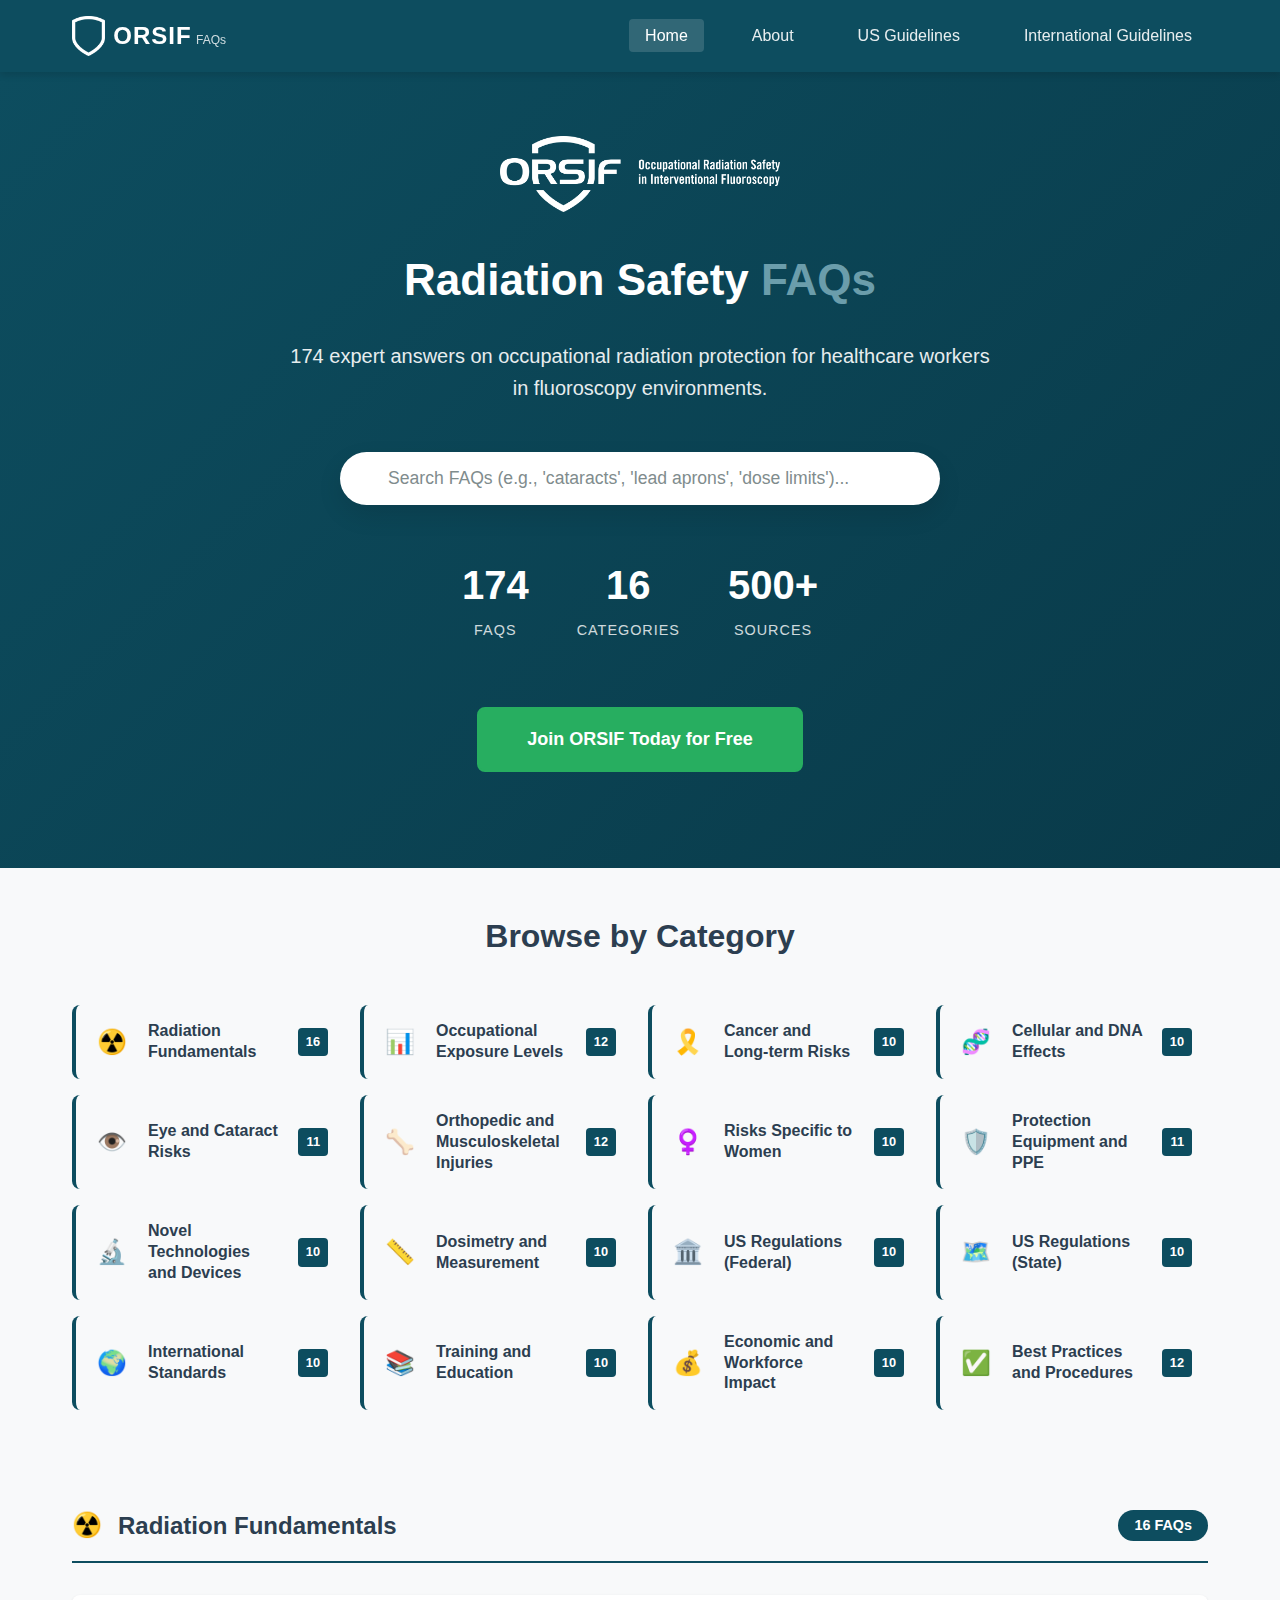
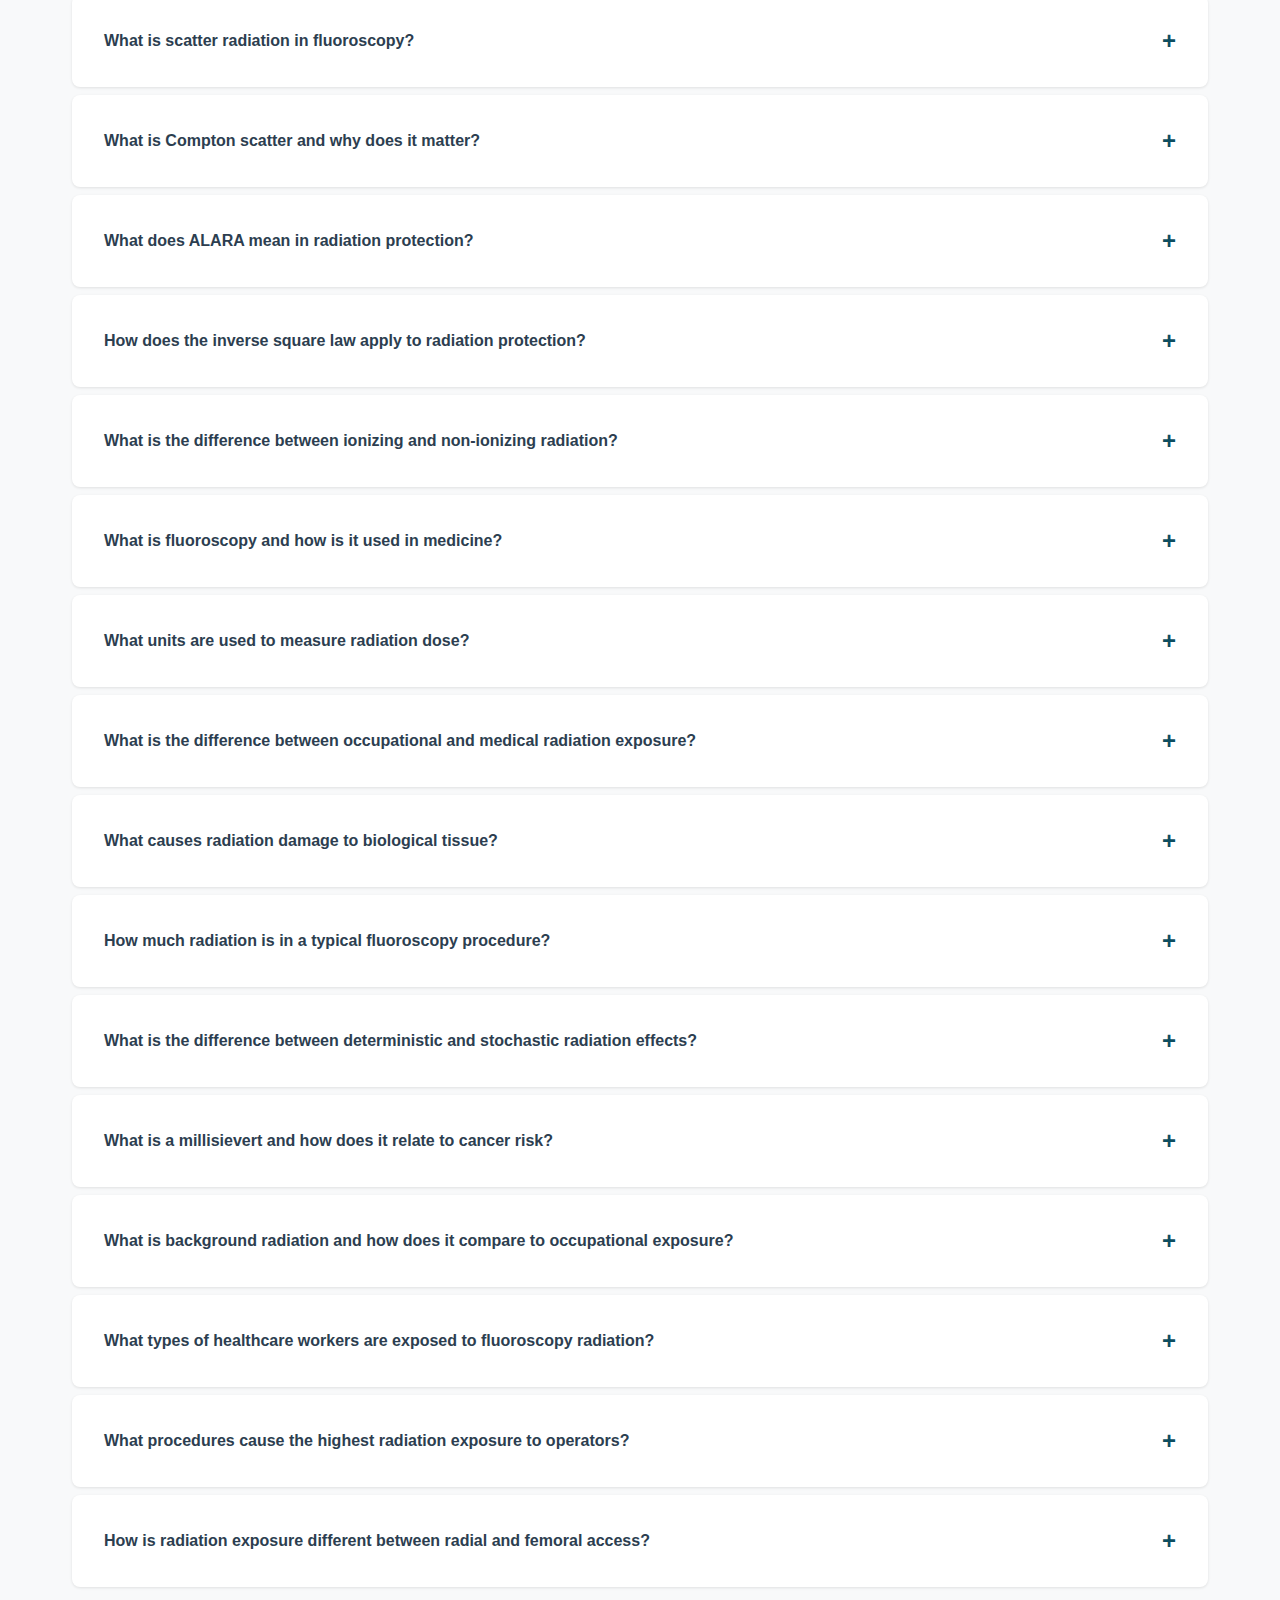
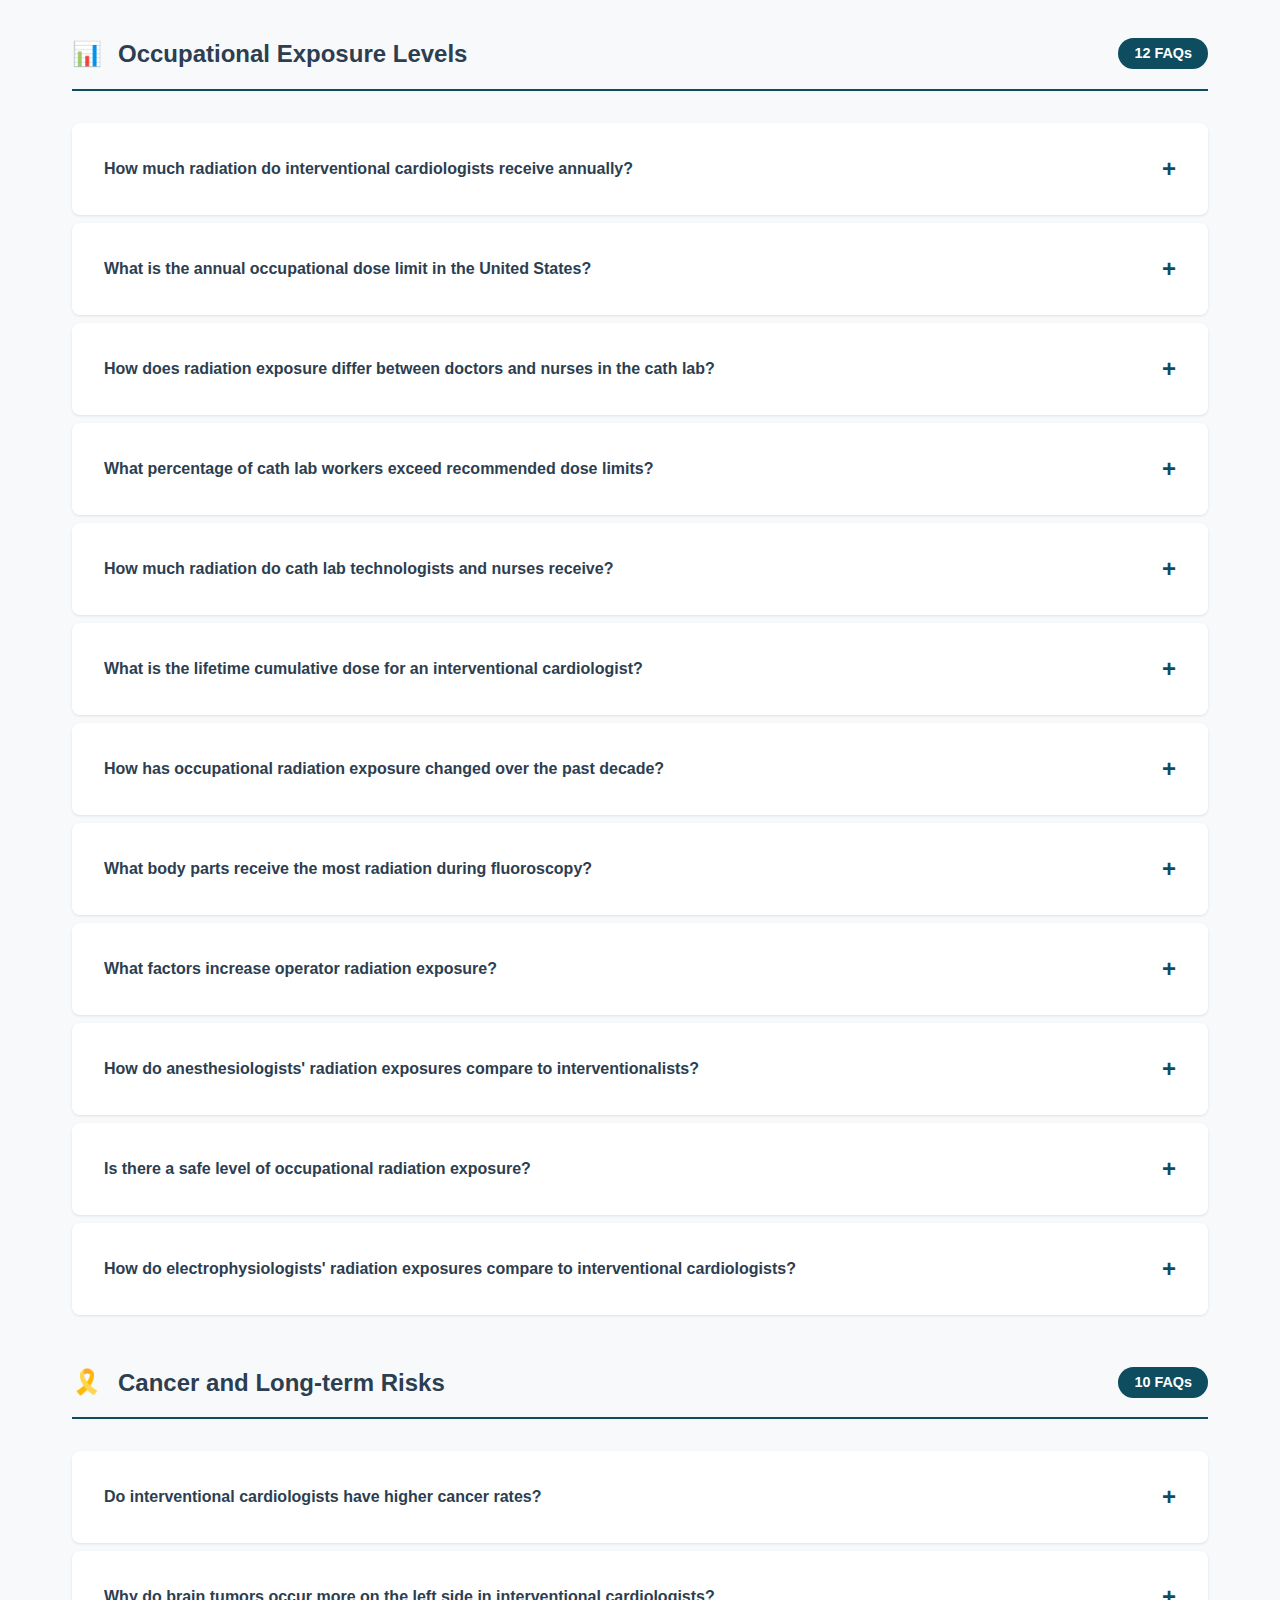
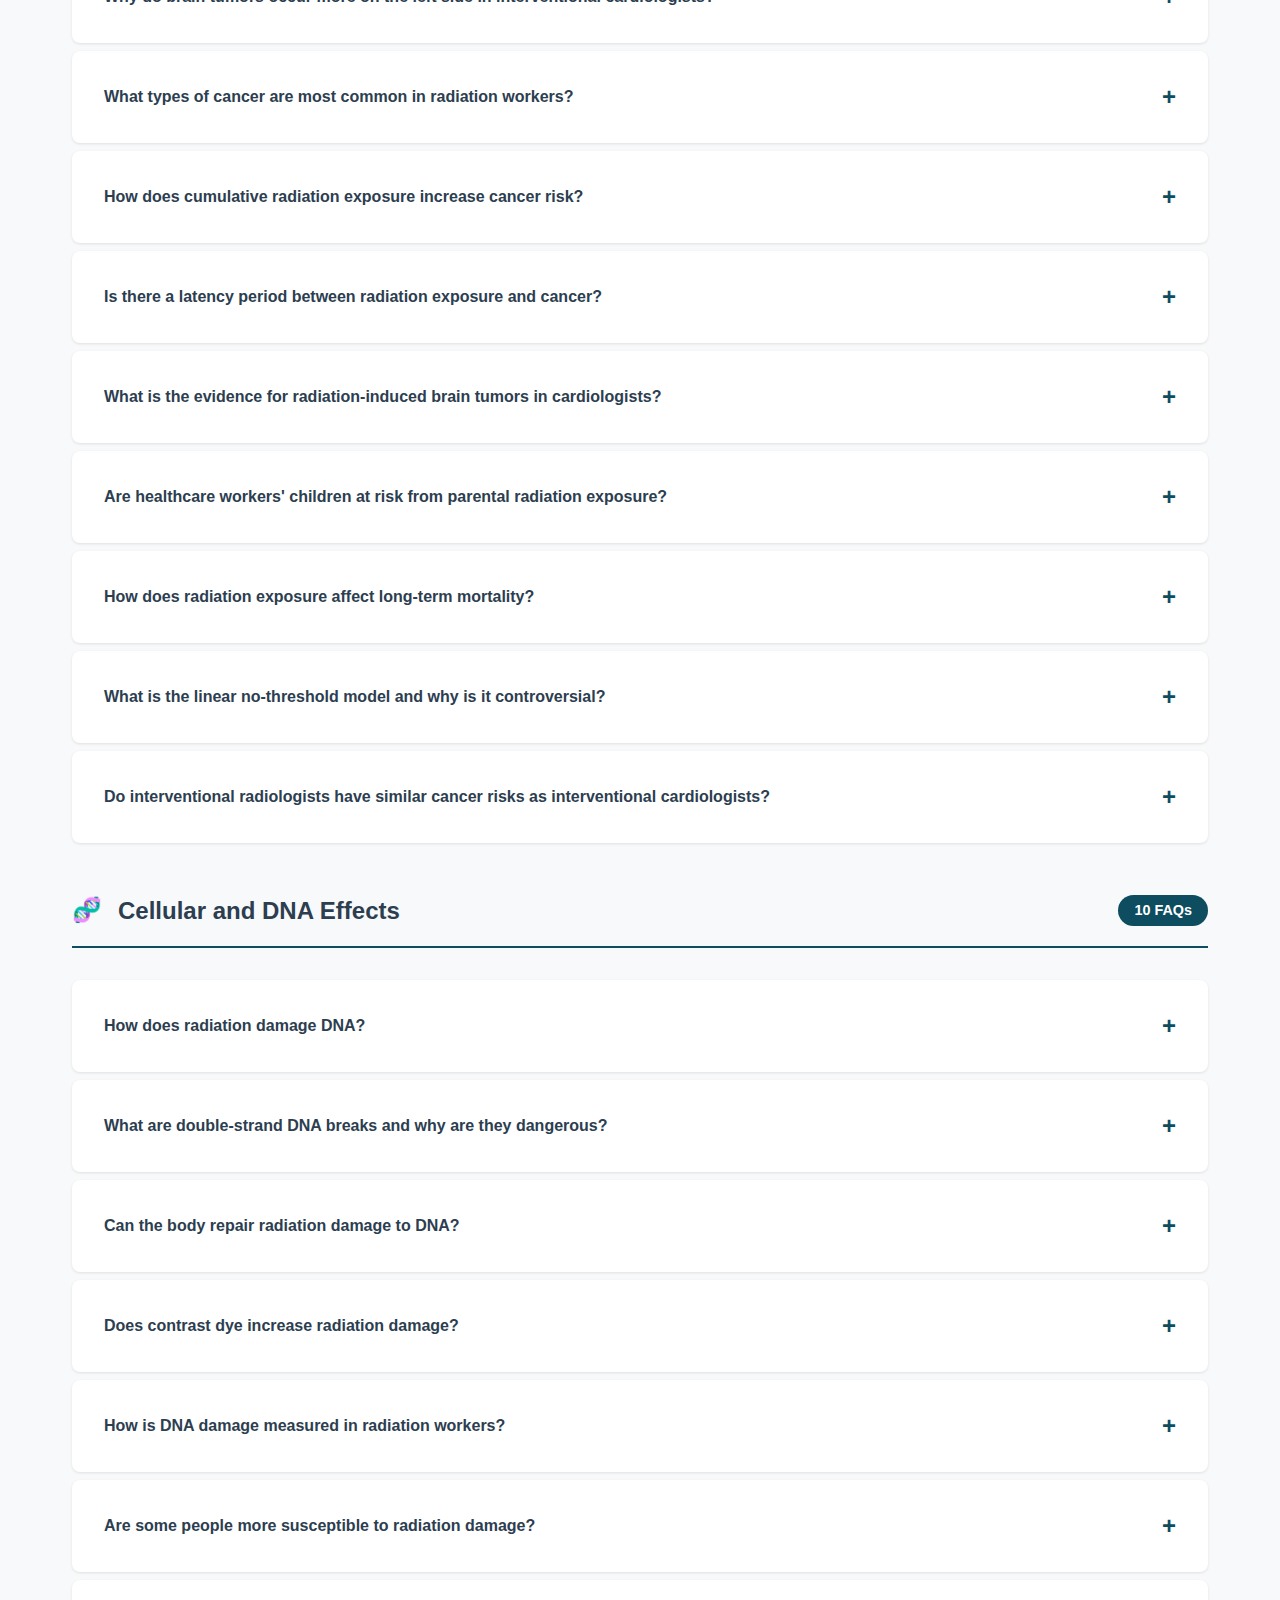
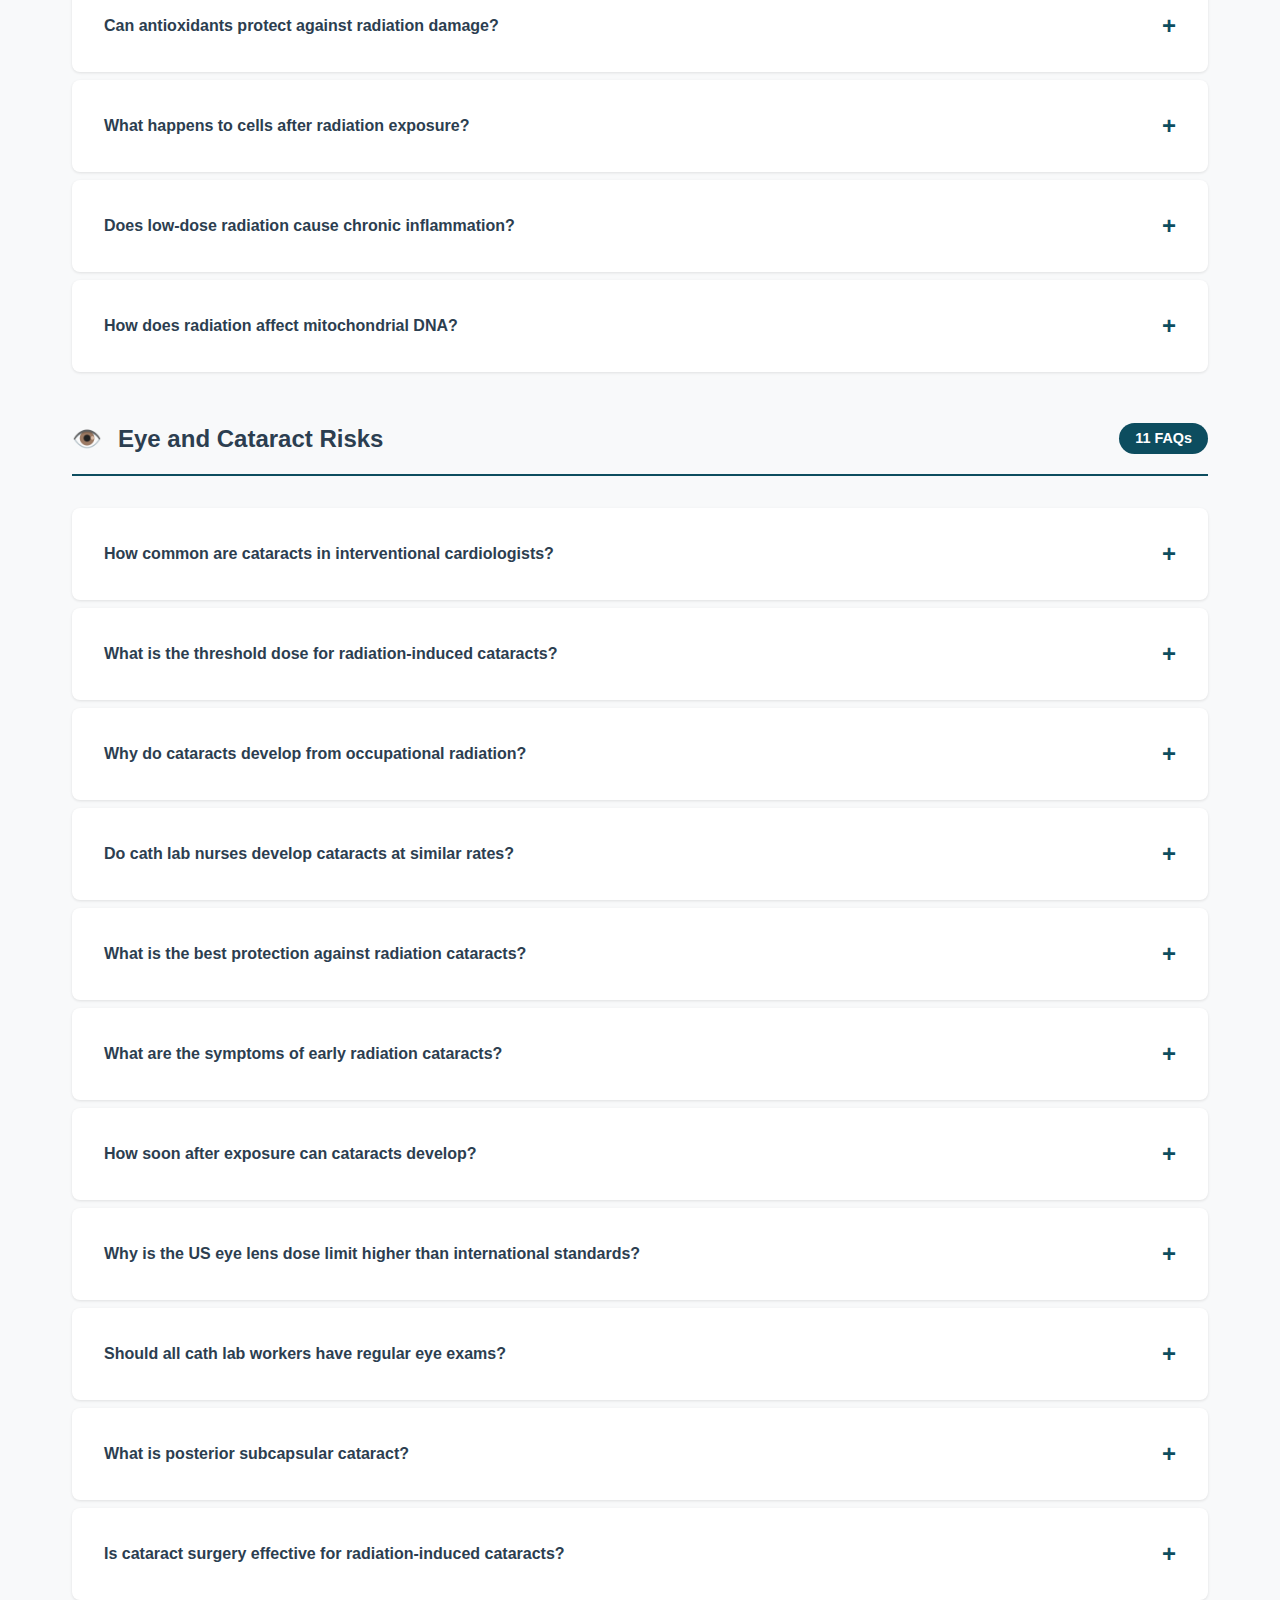
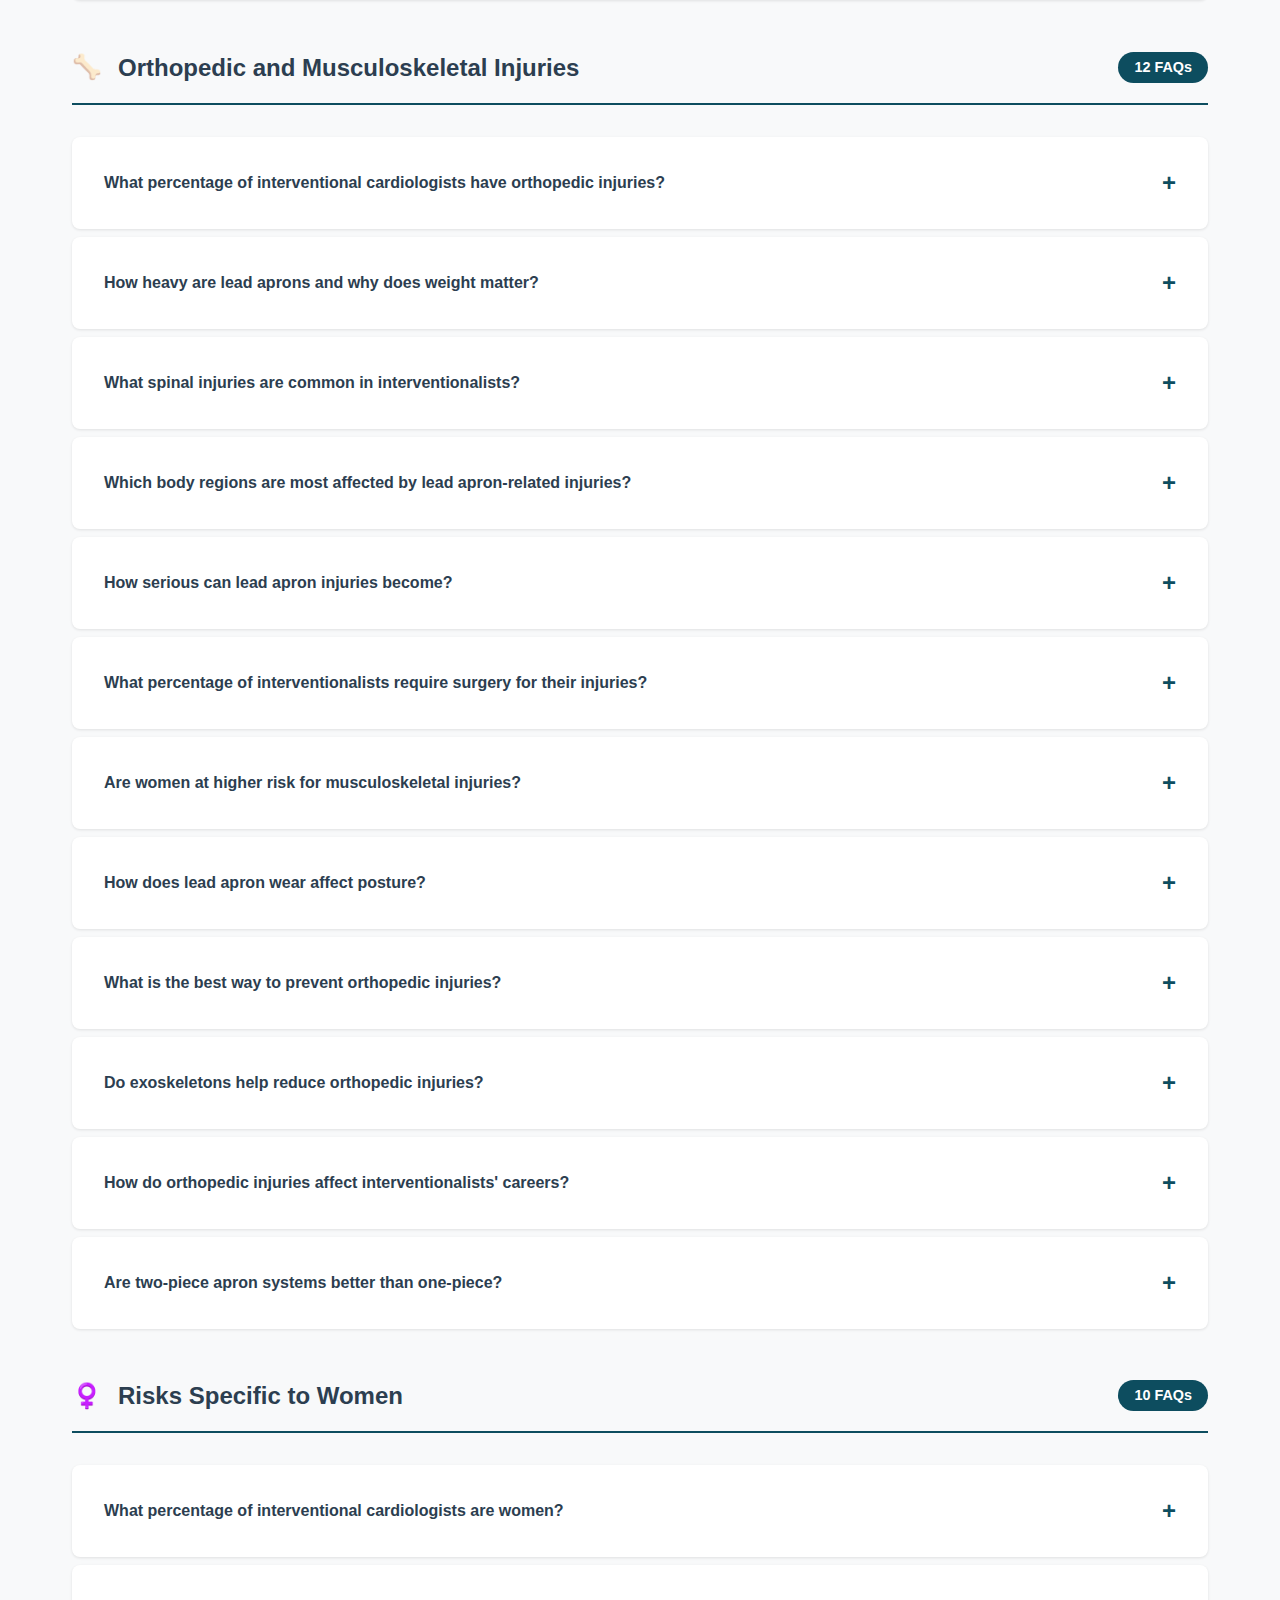
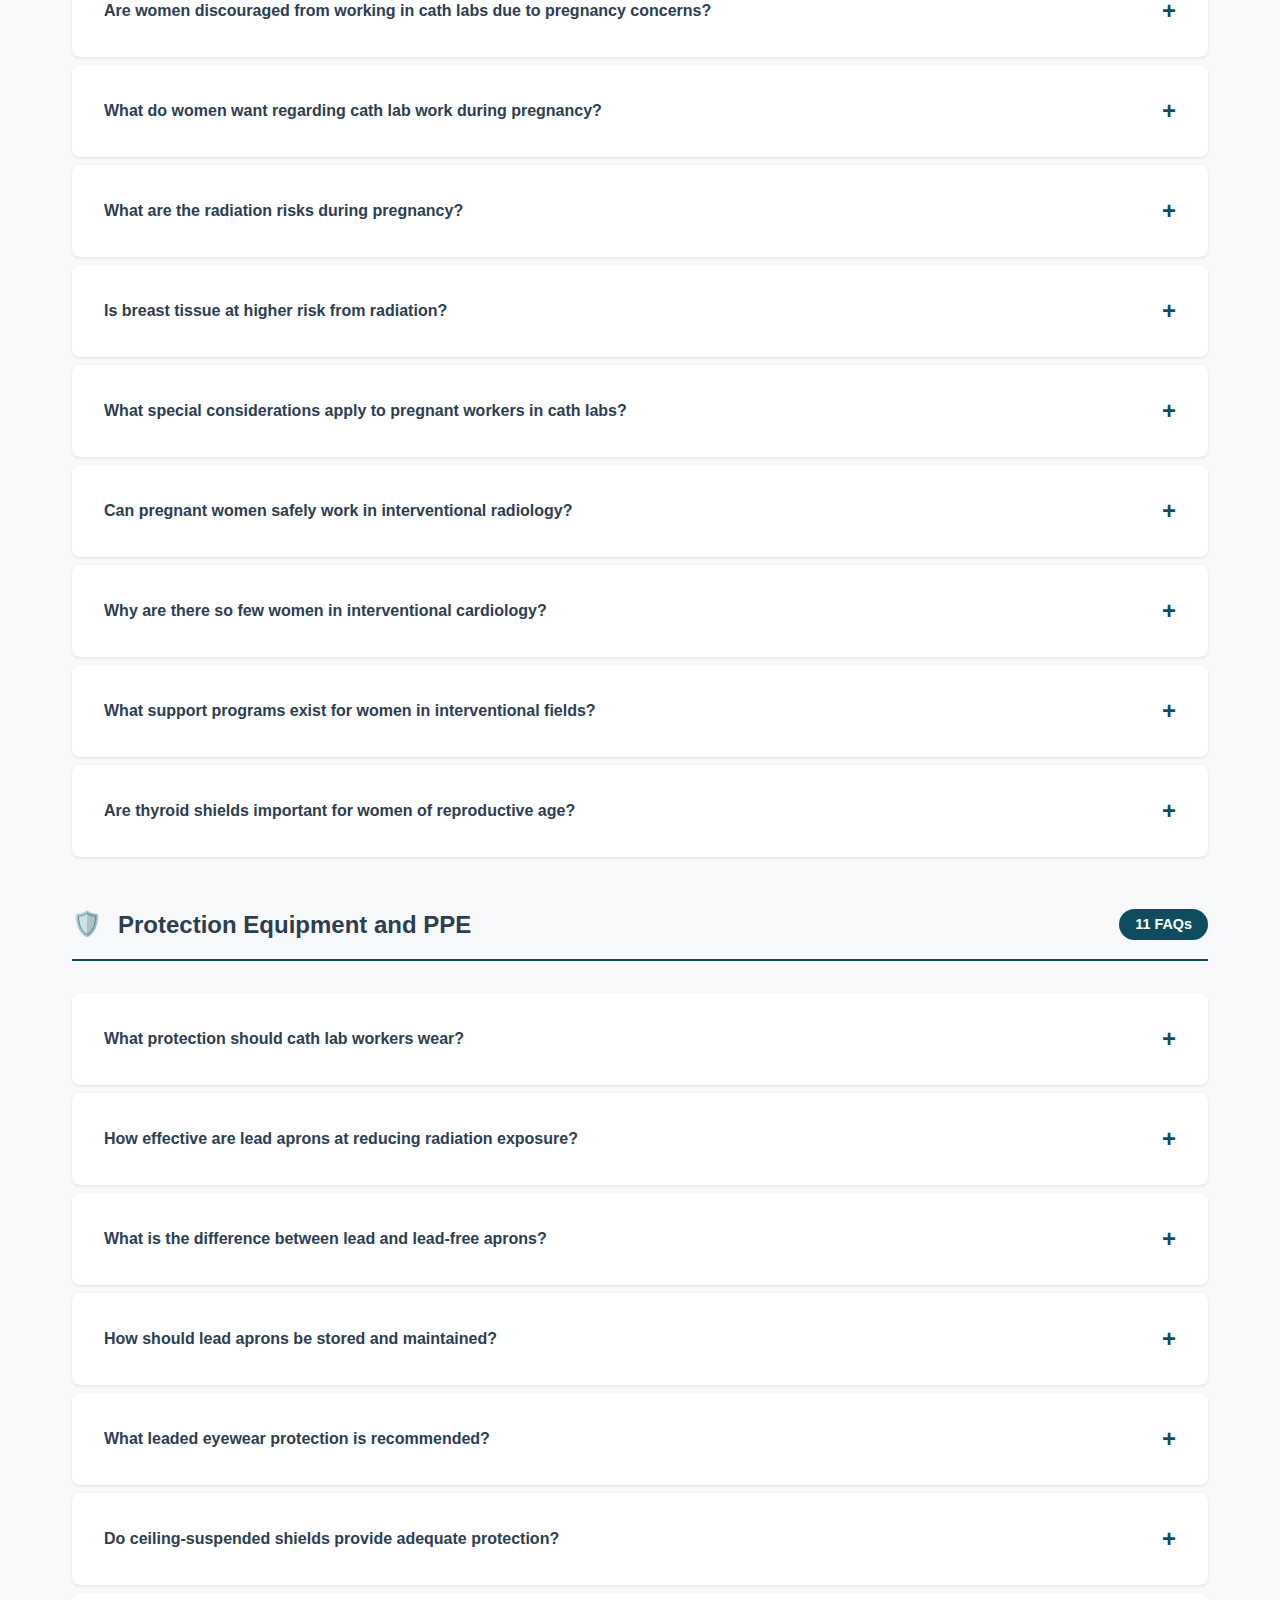
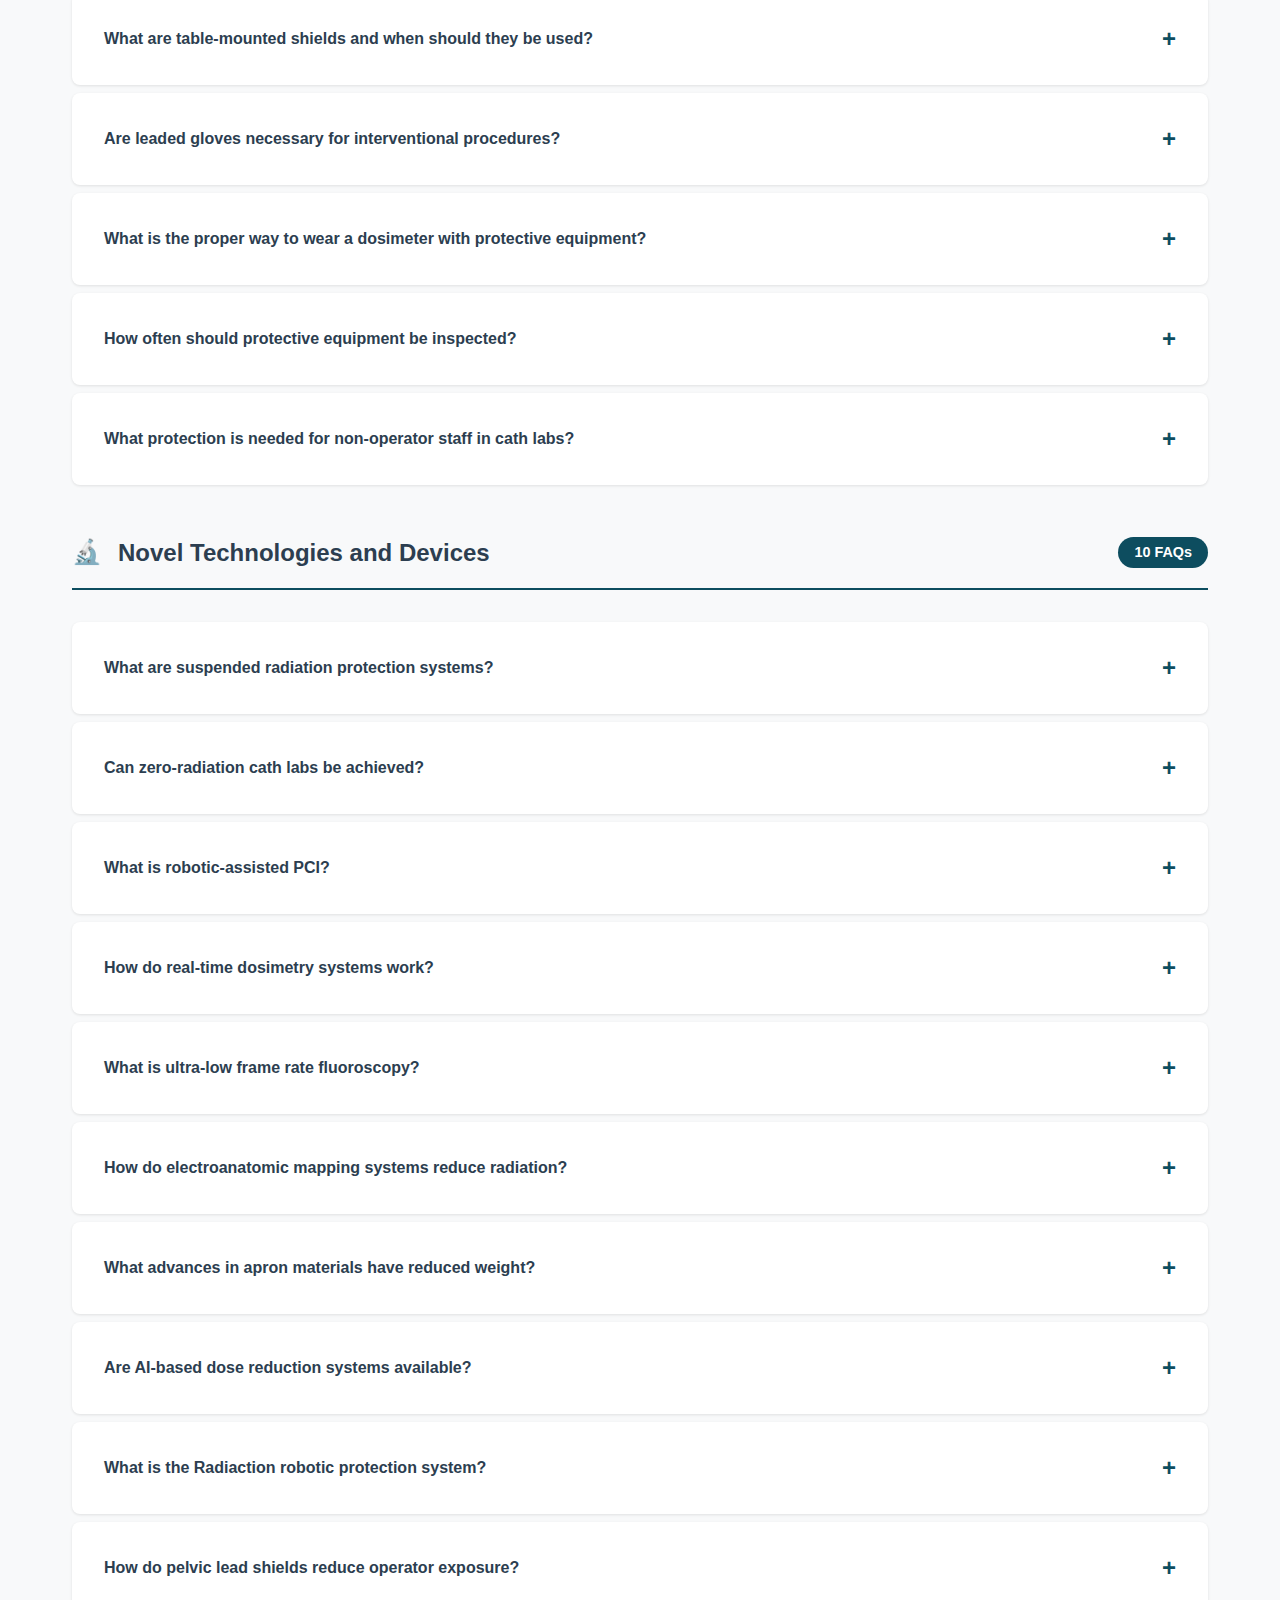
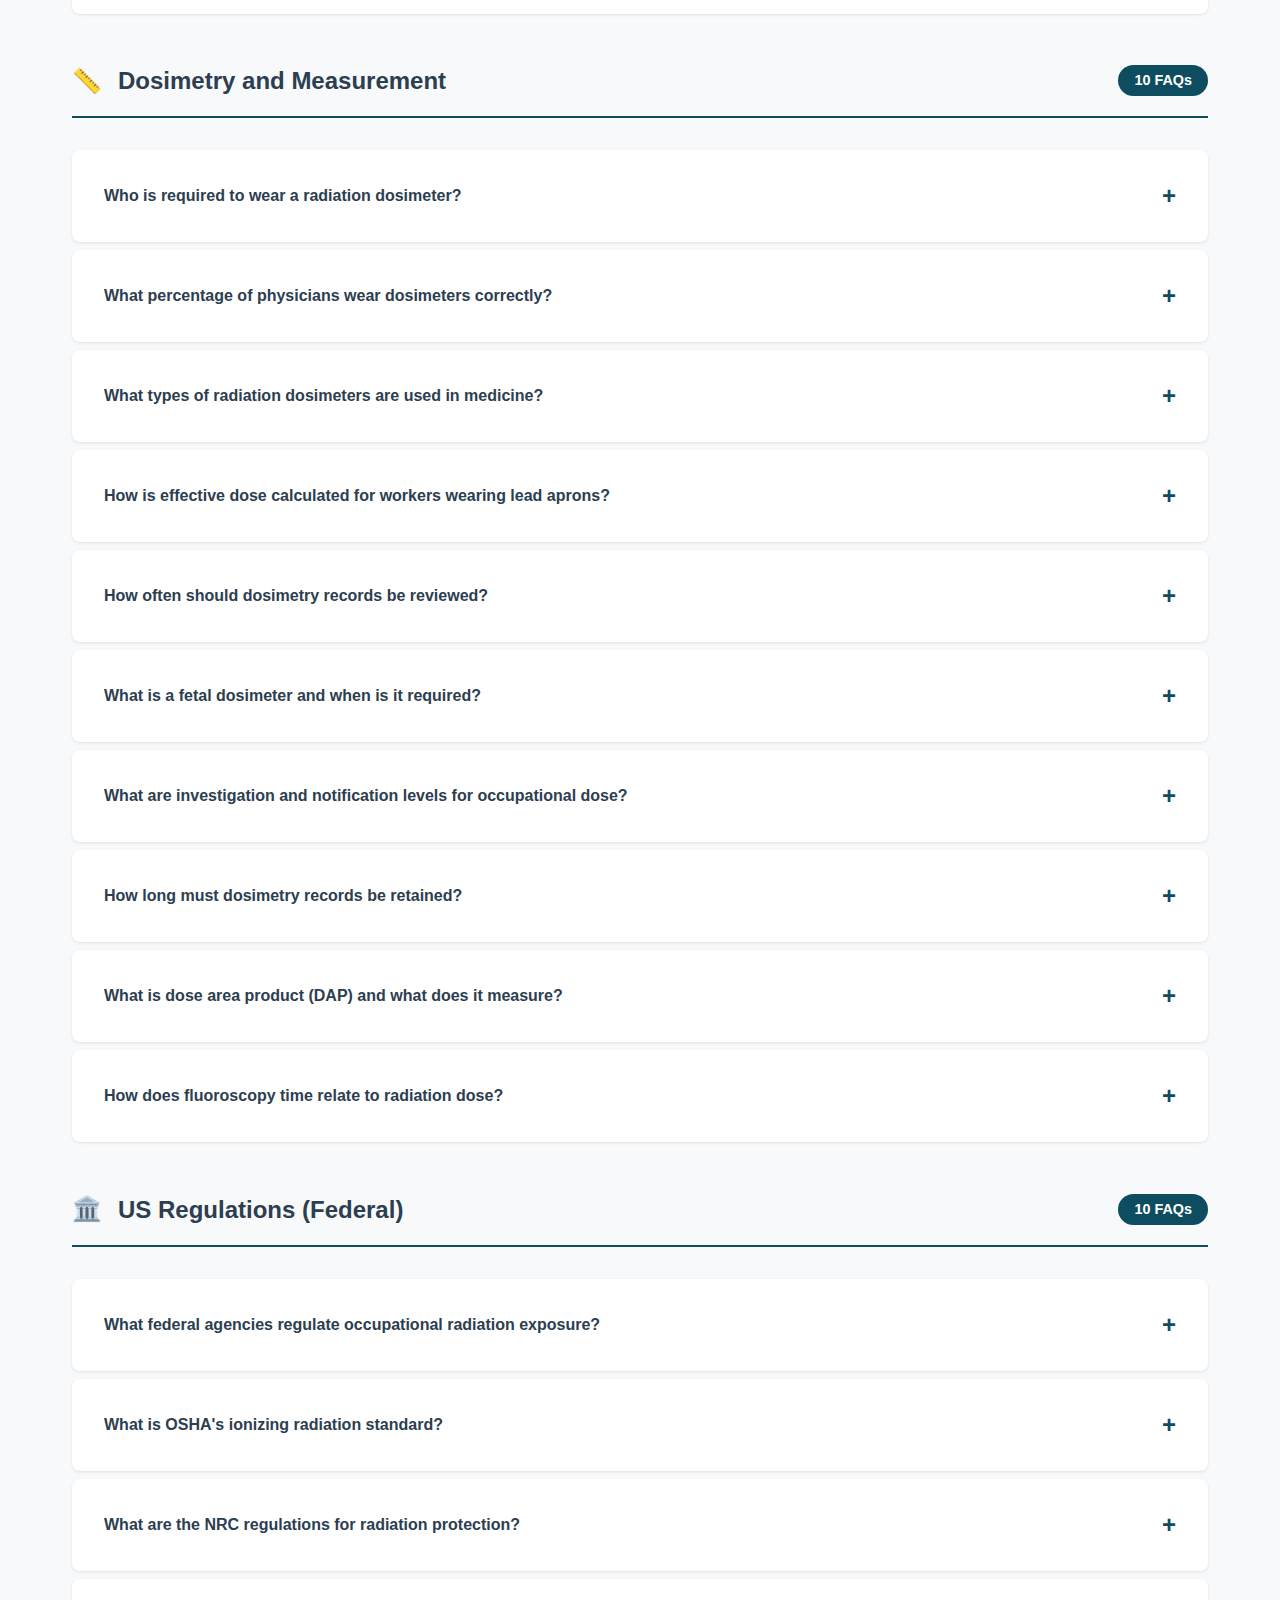
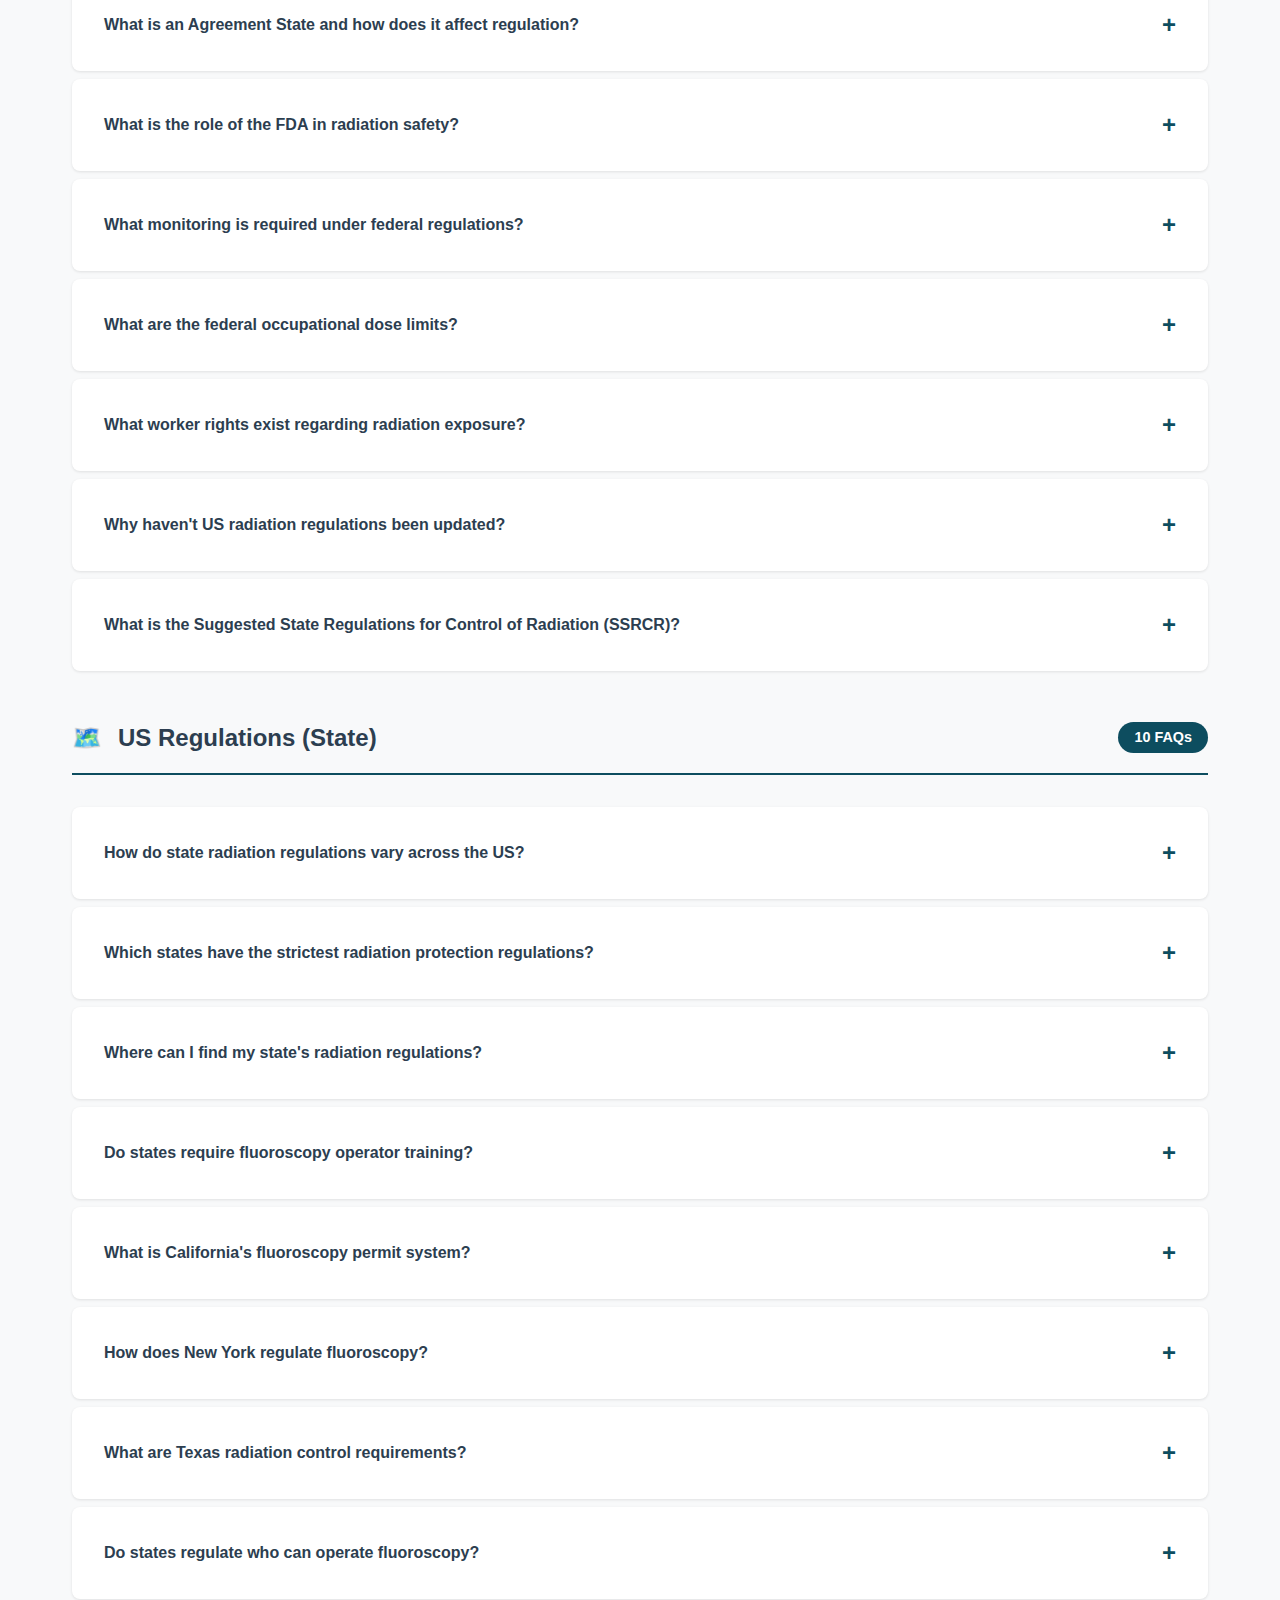
<file: index.html>
<!DOCTYPE html>
<html lang="en">
<head>
    <meta charset="UTF-8">
    <meta name="viewport" content="width=device-width, initial-scale=1.0">
    <title>ORSIF - Radiation Safety FAQs for Healthcare Workers</title>
    <meta name="description" content="Comprehensive FAQ database on occupational radiation safety for interventional cardiologists, radiologists, nurses, and technologists. 174 expert answers on radiation protection, dose limits, and safety equipment.">
    <link rel="stylesheet" href="css/styles.css">

    <!-- FAQPage Schema for SEO -->
    <script type="application/ld+json" id="faq-schema"></script>
</head>
<body>
    <!-- Navigation -->
    <nav class="main-nav">
        <div class="nav-container">
            <a href="index.html" class="nav-logo">
                <img src="images/orsif_shield_mark_white.png" alt="ORSIF Logo">
                <div>
                    <span class="logo-text">ORSIF</span>
                    <span class="logo-subtitle">FAQs</span>
                </div>
            </a>
            <button class="nav-toggle" aria-label="Toggle navigation">
                <span></span>
                <span></span>
                <span></span>
            </button>
            <ul class="nav-links">
                <li><a href="index.html" class="active">Home</a></li>
                <li><a href="about.html">About</a></li>
                <li><a href="https://guidelines-us.orsif.org/" target="_blank">US Guidelines</a></li>
                <li><a href="https://guidelines-international.orsif.org/" target="_blank">International Guidelines</a></li>
            </ul>
        </div>
    </nav>

    <!-- Hero Section -->
    <header class="hero">
        <div class="container">
            <div class="hero-logo">
                <a href="https://orsif.org" target="_blank">
                    <img src="images/orsif_logo_tagline_white.png" alt="ORSIF - Occupational Radiation Safety in Interventional Fluoroscopy">
                </a>
            </div>
            <h1>Radiation Safety <span class="highlight">FAQs</span></h1>
            <p class="hero-subtitle">
                174 expert answers on occupational radiation protection for healthcare workers in fluoroscopy environments.
            </p>

            <!-- Search Box -->
            <div class="search-container">
                <input type="text" id="faq-search" placeholder="Search FAQs (e.g., 'cataracts', 'lead aprons', 'dose limits')..." aria-label="Search FAQs">
                <button id="clear-search" class="clear-btn" aria-label="Clear search">×</button>
            </div>

            <div class="hero-stats">
                <div class="stat">
                    <span class="stat-number">174</span>
                    <span class="stat-label">FAQs</span>
                </div>
                <div class="stat">
                    <span class="stat-number">16</span>
                    <span class="stat-label">Categories</span>
                </div>
                <div class="stat">
                    <span class="stat-number">500+</span>
                    <span class="stat-label">Sources</span>
                </div>
            </div>
            <div class="join-cta">
                <a href="https://orsif.org" target="_blank" class="btn btn-join">Join ORSIF Today for Free</a>
            </div>
        </div>
    </header>

    <!-- Search Results Section (hidden by default) -->
    <section id="search-results" class="search-results hidden">
        <div class="container">
            <div class="search-header">
                <h2>Search Results: <span id="search-term"></span></h2>
                <p id="results-count"></p>
            </div>
            <div id="results-list" class="results-list"></div>
        </div>
    </section>

    <!-- Category Navigation -->
    <section id="category-nav" class="category-nav">
        <div class="container">
            <h2>Browse by Category</h2>
            <div class="category-grid" id="category-grid">
                <!-- Categories will be injected by JavaScript -->
            </div>
        </div>
    </section>

    <!-- FAQ Accordion Section -->
    <section id="faq-section" class="faq-section">
        <div class="container">
            <div id="faq-container">
                <!-- FAQ categories and accordions will be injected by JavaScript -->
            </div>
        </div>
    </section>

    <!-- Key Statistics Section -->
    <section class="key-stats">
        <div class="container">
            <h2>Key Statistics</h2>
            <p class="section-intro">Evidence-based data on occupational radiation risks in interventional procedures.</p>

            <div class="stats-grid">
                <div class="stat-card">
                    <div class="stat-icon">10x</div>
                    <h3>Higher Exposure</h3>
                    <p>Interventional cardiologists receive 10x more radiation than diagnostic radiologists</p>
                    <span class="source">Radioprotection 2025</span>
                </div>
                <div class="stat-card">
                    <div class="stat-icon">6.1%</div>
                    <h3>Cancer Incidence</h3>
                    <p>Lifetime cancer rate in interventional cardiologists (3x general population)</p>
                    <span class="source">SCAI 2023</span>
                </div>
                <div class="stat-card">
                    <div class="stat-icon">59.8%</div>
                    <h3>Orthopedic Injuries</h3>
                    <p>Interventional cardiologists reporting work-related musculoskeletal injuries</p>
                    <span class="source">SCAI 2023</span>
                </div>
                <div class="stat-card">
                    <div class="stat-icon">50%</div>
                    <h3>Dosimeter Non-Compliance</h3>
                    <p>Physicians who don't wear or incorrectly wear radiation dosimeters</p>
                    <span class="source">Radioprotection 2024</span>
                </div>
                <div class="stat-card">
                    <div class="stat-icon">38-52%</div>
                    <h3>Cataract Prevalence</h3>
                    <p>Interventional cardiologists with radiation-associated lens opacities</p>
                    <span class="source">IAEA Studies</span>
                </div>
                <div class="stat-card">
                    <div class="stat-icon">85%</div>
                    <h3>Left-Side Brain Tumors</h3>
                    <p>Brain tumors in interventional cardiologists occurring on the left side</p>
                    <span class="source">EuroIntervention</span>
                </div>
            </div>
            <div class="join-cta">
                <a href="https://orsif.org" target="_blank" class="btn btn-join">Join ORSIF Today for Free</a>
            </div>
        </div>
    </section>

    <!-- Who This Is For Section -->
    <section id="audience" class="audience-section">
        <div class="container">
            <h2>Who This Resource Is For</h2>
            <div class="audience-grid">
                <div class="audience-card">
                    <h3>Interventional Cardiologists</h3>
                    <p>Physicians performing cardiac catheterization, PCI, and structural heart procedures.</p>
                </div>
                <div class="audience-card">
                    <h3>Interventional Radiologists</h3>
                    <p>Physicians performing vascular interventions, embolization, and image-guided procedures.</p>
                </div>
                <div class="audience-card">
                    <h3>Nurses & Technologists</h3>
                    <p>Cath lab nurses, radiologic technologists, and imaging professionals.</p>
                </div>
                <div class="audience-card">
                    <h3>Radiation Safety Officers</h3>
                    <p>RSOs responsible for institutional radiation protection programs.</p>
                </div>
            </div>
        </div>
    </section>

    <!-- Related Resources -->
    <section id="resources" class="resources-section">
        <div class="container">
            <h2>Related ORSIF Resources</h2>
            <div class="links-grid">
                <a href="https://guidelines-us.orsif.org/" class="quick-link-card" target="_blank">
                    <div class="card-icon">&#127463;&#127480;</div>
                    <h3>US Guidelines</h3>
                    <p>Federal and state radiation safety regulations, from OSHA to state health departments.</p>
                </a>
                <a href="https://guidelines-international.orsif.org/" class="quick-link-card" target="_blank">
                    <div class="card-icon">&#127758;</div>
                    <h3>International Guidelines</h3>
                    <p>ICRP, IAEA, EU directives, and country-specific radiation protection standards.</p>
                </a>
                <a href="https://orsif.org" class="quick-link-card" target="_blank">
                    <div class="card-icon">&#127968;</div>
                    <h3>ORSIF Foundation</h3>
                    <p>Learn about ORSIF's mission to protect healthcare workers from occupational radiation.</p>
                </a>
                <a href="https://imagewisely.org" class="quick-link-card" target="_blank">
                    <div class="card-icon">&#128218;</div>
                    <h3>Image Wisely</h3>
                    <p>Free radiation safety training and resources for healthcare professionals.</p>
                </a>
            </div>
        </div>
    </section>

    <!-- Join CTA Section -->
    <section class="join-cta" style="background-color: var(--color-bg-alt);">
        <div class="container">
            <a href="https://orsif.org" target="_blank" class="btn btn-join">Join ORSIF Today for Free</a>
        </div>
    </section>

    <!-- Footer -->
    <footer class="main-footer">
        <div class="container">
            <div class="footer-content">
                <div class="footer-section">
                    <div class="footer-logo">
                        <a href="https://orsif.org" target="_blank">
                            <img src="images/orsif_logo_white.png" alt="ORSIF">
                        </a>
                    </div>
                    <p>Occupational Radiation Safety in Interventional Fluoroscopy - Comprehensive FAQ Resource</p>
                </div>
                <div class="footer-section">
                    <h4>Quick Links</h4>
                    <ul>
                        <li><a href="#category-nav">Browse Categories</a></li>
                        <li><a href="about.html">About This Resource</a></li>
                        <li><a href="https://orsif.org" target="_blank">ORSIF Foundation</a></li>
                    </ul>
                </div>
                <div class="footer-section">
                    <h4>Related Resources</h4>
                    <ul>
                        <li><a href="https://guidelines-us.orsif.org/" target="_blank">US Guidelines</a></li>
                        <li><a href="https://guidelines-international.orsif.org/" target="_blank">International Guidelines</a></li>
                        <li><a href="https://imagewisely.org" target="_blank">Image Wisely</a></li>
                    </ul>
                </div>
                <div class="footer-section">
                    <h4>Disclaimer</h4>
                    <p>This resource is for informational purposes only. Always verify current regulations with official sources and consult your institution's Radiation Safety Officer.</p>
                </div>
            </div>
            <div class="footer-bottom">
                <p>Copyright &copy; 2026 ORSIF. All rights reserved. | <a href="https://orsif.org" target="_blank" style="color: var(--color-primary-light);">ORSIF.org</a></p>
            </div>
        </div>
    </footer>

    <script src="js/faq-data.js"></script>
    <script src="js/app.js"></script>
</body>
</html>
</file>
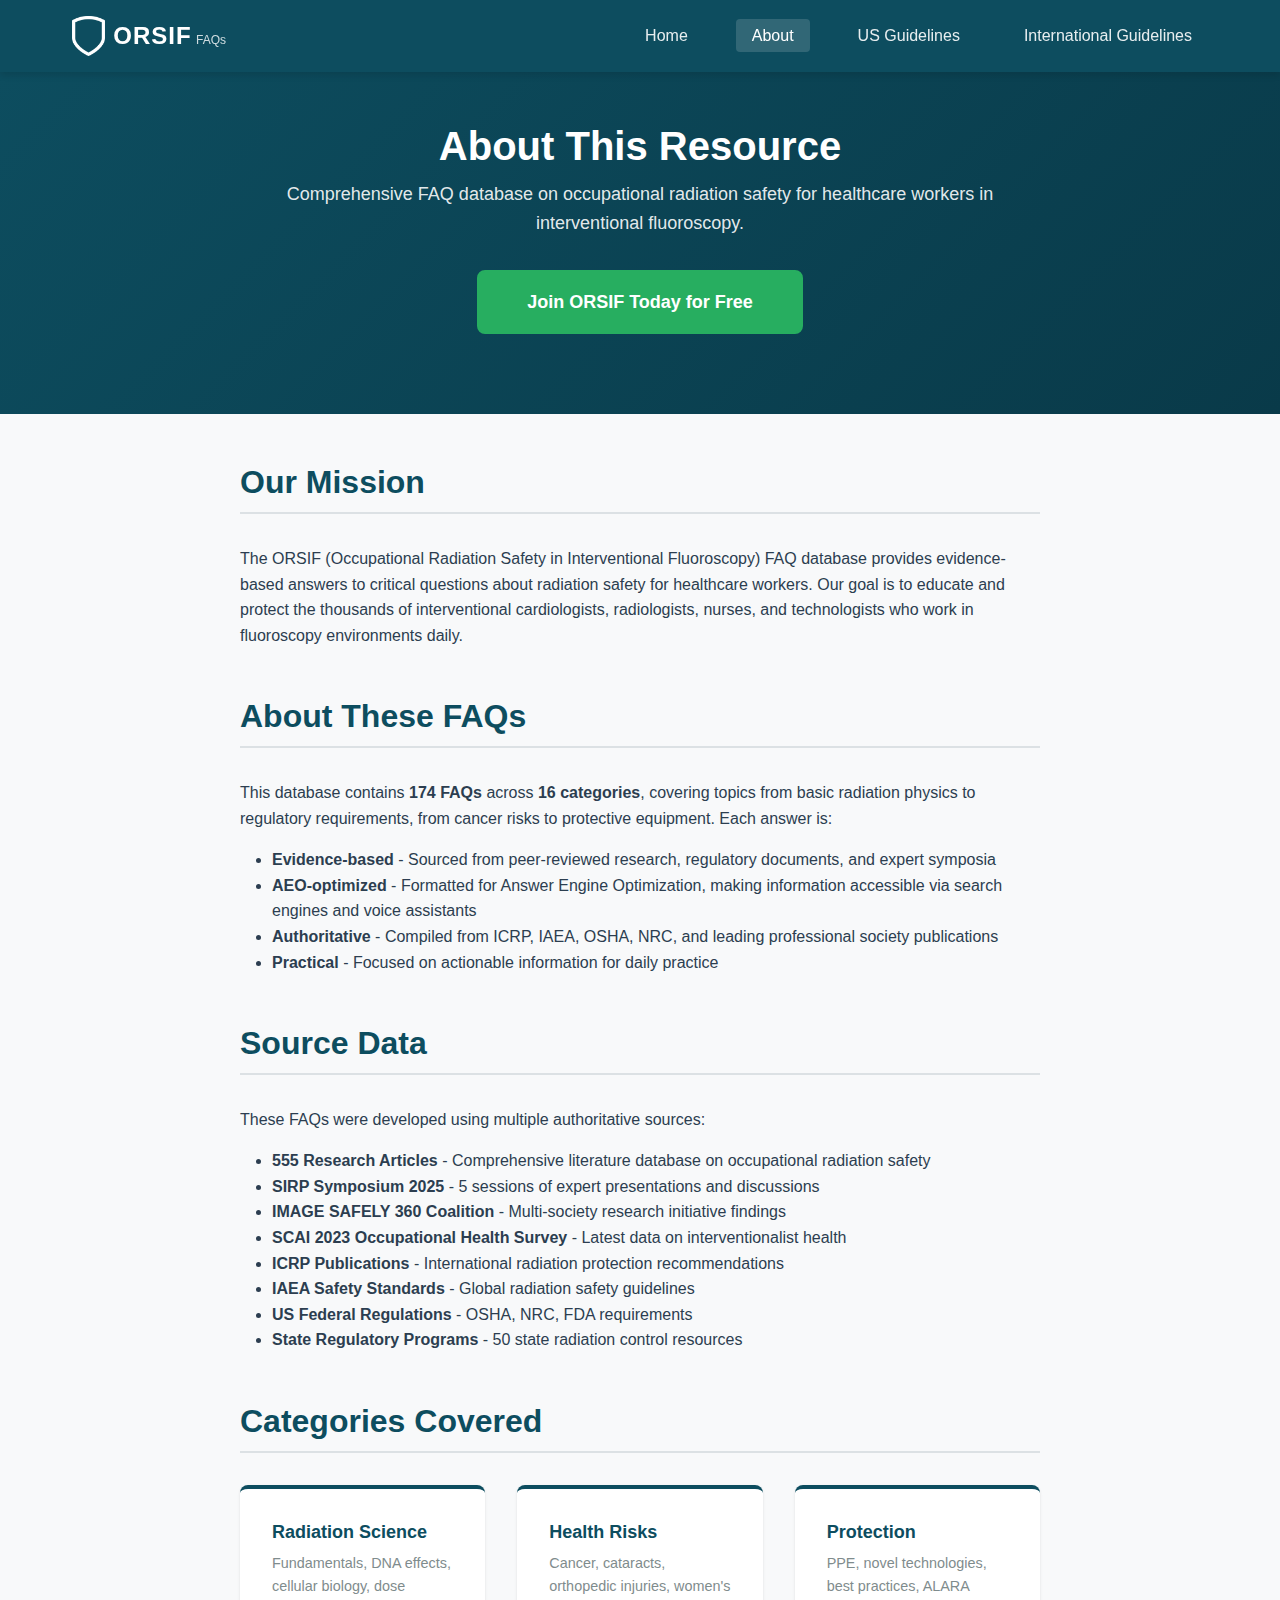
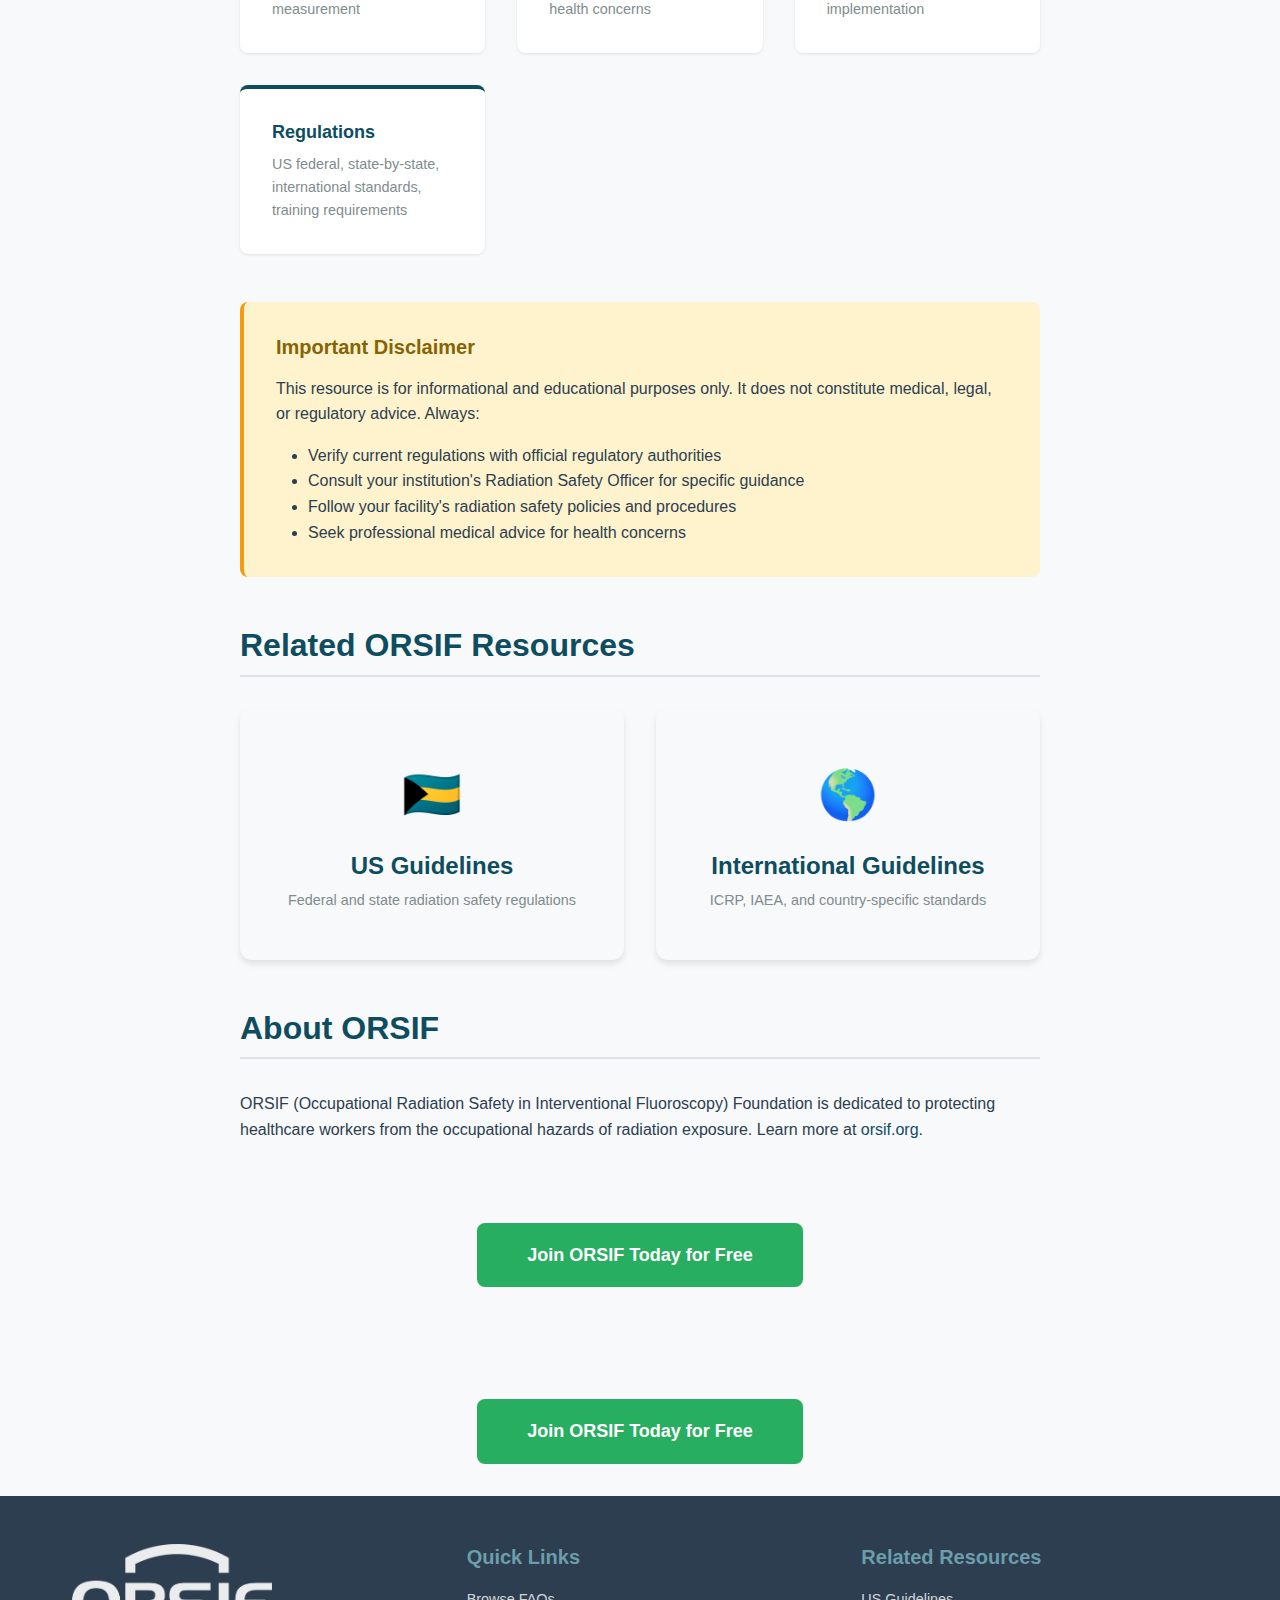
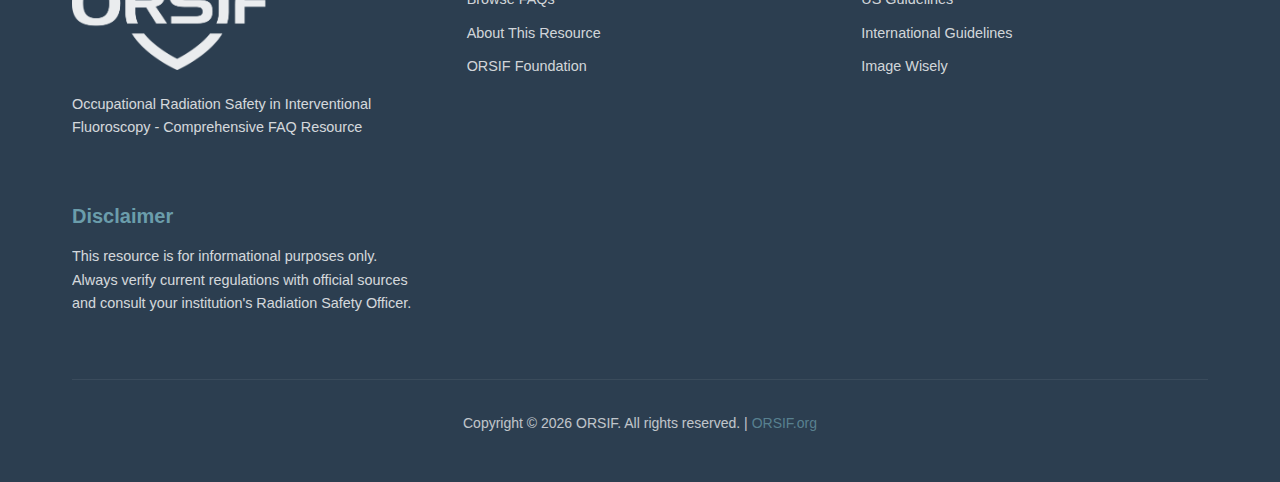
<file: about.html>
<!DOCTYPE html>
<html lang="en">
<head>
    <meta charset="UTF-8">
    <meta name="viewport" content="width=device-width, initial-scale=1.0">
    <title>About - ORSIF Radiation Safety FAQs</title>
    <meta name="description" content="About the ORSIF Radiation Safety FAQ resource. Learn about our mission to protect healthcare workers from occupational radiation hazards.">
    <link rel="stylesheet" href="css/styles.css">
</head>
<body>
    <!-- Navigation -->
    <nav class="main-nav">
        <div class="nav-container">
            <a href="index.html" class="nav-logo">
                <img src="images/orsif_shield_mark_white.png" alt="ORSIF Logo">
                <div>
                    <span class="logo-text">ORSIF</span>
                    <span class="logo-subtitle">FAQs</span>
                </div>
            </a>
            <button class="nav-toggle" aria-label="Toggle navigation">
                <span></span>
                <span></span>
                <span></span>
            </button>
            <ul class="nav-links">
                <li><a href="index.html">Home</a></li>
                <li><a href="about.html" class="active">About</a></li>
                <li><a href="https://guidelines-us.orsif.org/" target="_blank">US Guidelines</a></li>
                <li><a href="https://guidelines-international.orsif.org/" target="_blank">International Guidelines</a></li>
            </ul>
        </div>
    </nav>

    <!-- Page Header -->
    <header class="page-header">
        <div class="container">
            <h1>About This Resource</h1>
            <p class="section-intro">
                Comprehensive FAQ database on occupational radiation safety for healthcare workers in interventional fluoroscopy.
            </p>
            <div class="join-cta">
                <a href="https://orsif.org" target="_blank" class="btn btn-join">Join ORSIF Today for Free</a>
            </div>
        </div>
    </header>

    <!-- About Content -->
    <section class="faq-section">
        <div class="container">
            <div class="about-content">
                <!-- Mission -->
                <div class="about-section">
                    <h2>Our Mission</h2>
                    <p>
                        The ORSIF (Occupational Radiation Safety in Interventional Fluoroscopy) FAQ database provides evidence-based answers to critical questions about radiation safety for healthcare workers. Our goal is to educate and protect the thousands of interventional cardiologists, radiologists, nurses, and technologists who work in fluoroscopy environments daily.
                    </p>
                </div>

                <!-- About the FAQs -->
                <div class="about-section">
                    <h2>About These FAQs</h2>
                    <p>
                        This database contains <strong>174 FAQs</strong> across <strong>16 categories</strong>, covering topics from basic radiation physics to regulatory requirements, from cancer risks to protective equipment. Each answer is:
                    </p>
                    <ul>
                        <li><strong>Evidence-based</strong> - Sourced from peer-reviewed research, regulatory documents, and expert symposia</li>
                        <li><strong>AEO-optimized</strong> - Formatted for Answer Engine Optimization, making information accessible via search engines and voice assistants</li>
                        <li><strong>Authoritative</strong> - Compiled from ICRP, IAEA, OSHA, NRC, and leading professional society publications</li>
                        <li><strong>Practical</strong> - Focused on actionable information for daily practice</li>
                    </ul>
                </div>

                <!-- Source Data -->
                <div class="about-section">
                    <h2>Source Data</h2>
                    <p>These FAQs were developed using multiple authoritative sources:</p>
                    <ul>
                        <li><strong>555 Research Articles</strong> - Comprehensive literature database on occupational radiation safety</li>
                        <li><strong>SIRP Symposium 2025</strong> - 5 sessions of expert presentations and discussions</li>
                        <li><strong>IMAGE SAFELY 360 Coalition</strong> - Multi-society research initiative findings</li>
                        <li><strong>SCAI 2023 Occupational Health Survey</strong> - Latest data on interventionalist health</li>
                        <li><strong>ICRP Publications</strong> - International radiation protection recommendations</li>
                        <li><strong>IAEA Safety Standards</strong> - Global radiation safety guidelines</li>
                        <li><strong>US Federal Regulations</strong> - OSHA, NRC, FDA requirements</li>
                        <li><strong>State Regulatory Programs</strong> - 50 state radiation control resources</li>
                    </ul>
                </div>

                <!-- Categories Covered -->
                <div class="about-section">
                    <h2>Categories Covered</h2>
                    <div class="audience-grid" style="margin-top: 1rem;">
                        <div class="audience-card">
                            <h3>Radiation Science</h3>
                            <p>Fundamentals, DNA effects, cellular biology, dose measurement</p>
                        </div>
                        <div class="audience-card">
                            <h3>Health Risks</h3>
                            <p>Cancer, cataracts, orthopedic injuries, women's health concerns</p>
                        </div>
                        <div class="audience-card">
                            <h3>Protection</h3>
                            <p>PPE, novel technologies, best practices, ALARA implementation</p>
                        </div>
                        <div class="audience-card">
                            <h3>Regulations</h3>
                            <p>US federal, state-by-state, international standards, training requirements</p>
                        </div>
                    </div>
                </div>

                <!-- Disclaimer -->
                <div class="about-section">
                    <div class="warning-box">
                        <h4>Important Disclaimer</h4>
                        <p>
                            This resource is for informational and educational purposes only. It does not constitute medical, legal, or regulatory advice. Always:
                        </p>
                        <ul>
                            <li>Verify current regulations with official regulatory authorities</li>
                            <li>Consult your institution's Radiation Safety Officer for specific guidance</li>
                            <li>Follow your facility's radiation safety policies and procedures</li>
                            <li>Seek professional medical advice for health concerns</li>
                        </ul>
                    </div>
                </div>

                <!-- Related Resources -->
                <div class="about-section">
                    <h2>Related ORSIF Resources</h2>
                    <div class="links-grid" style="margin-top: 1rem;">
                        <a href="https://guidelines-us.orsif.org/" class="quick-link-card" target="_blank">
                            <div class="card-icon">&#127463;&#127480;</div>
                            <h3>US Guidelines</h3>
                            <p>Federal and state radiation safety regulations</p>
                        </a>
                        <a href="https://guidelines-international.orsif.org/" class="quick-link-card" target="_blank">
                            <div class="card-icon">&#127758;</div>
                            <h3>International Guidelines</h3>
                            <p>ICRP, IAEA, and country-specific standards</p>
                        </a>
                    </div>
                </div>

                <!-- Contact -->
                <div class="about-section">
                    <h2>About ORSIF</h2>
                    <p>
                        ORSIF (Occupational Radiation Safety in Interventional Fluoroscopy) Foundation is dedicated to protecting healthcare workers from the occupational hazards of radiation exposure. Learn more at <a href="https://orsif.org" target="_blank">orsif.org</a>.
                    </p>
                </div>

                <div class="join-cta">
                    <a href="https://orsif.org" target="_blank" class="btn btn-join">Join ORSIF Today for Free</a>
                </div>
            </div>
        </div>
    </section>

    <!-- Join CTA Section -->
    <section class="join-cta" style="background-color: var(--color-bg-alt);">
        <div class="container">
            <a href="https://orsif.org" target="_blank" class="btn btn-join">Join ORSIF Today for Free</a>
        </div>
    </section>

    <!-- Footer -->
    <footer class="main-footer">
        <div class="container">
            <div class="footer-content">
                <div class="footer-section">
                    <div class="footer-logo">
                        <a href="https://orsif.org" target="_blank">
                            <img src="images/orsif_logo_white.png" alt="ORSIF">
                        </a>
                    </div>
                    <p>Occupational Radiation Safety in Interventional Fluoroscopy - Comprehensive FAQ Resource</p>
                </div>
                <div class="footer-section">
                    <h4>Quick Links</h4>
                    <ul>
                        <li><a href="index.html">Browse FAQs</a></li>
                        <li><a href="about.html">About This Resource</a></li>
                        <li><a href="https://orsif.org" target="_blank">ORSIF Foundation</a></li>
                    </ul>
                </div>
                <div class="footer-section">
                    <h4>Related Resources</h4>
                    <ul>
                        <li><a href="https://guidelines-us.orsif.org/" target="_blank">US Guidelines</a></li>
                        <li><a href="https://guidelines-international.orsif.org/" target="_blank">International Guidelines</a></li>
                        <li><a href="https://imagewisely.org" target="_blank">Image Wisely</a></li>
                    </ul>
                </div>
                <div class="footer-section">
                    <h4>Disclaimer</h4>
                    <p>This resource is for informational purposes only. Always verify current regulations with official sources and consult your institution's Radiation Safety Officer.</p>
                </div>
            </div>
            <div class="footer-bottom">
                <p>Copyright &copy; 2026 ORSIF. All rights reserved. | <a href="https://orsif.org" target="_blank" style="color: var(--color-primary-light);">ORSIF.org</a></p>
            </div>
        </div>
    </footer>

    <script>
        // Simple nav toggle for about page
        document.addEventListener('DOMContentLoaded', function() {
            const navToggle = document.querySelector('.nav-toggle');
            const navLinks = document.querySelector('.nav-links');

            if (navToggle && navLinks) {
                navToggle.addEventListener('click', function() {
                    navLinks.classList.toggle('active');
                });
            }
        });
    </script>
</body>
</html>
</file>
<file: css/styles.css>
/* ===================================
   ORSIF - Radiation Safety FAQs
   Main Stylesheet
   =================================== */

/* CSS Variables for easy theming */
:root {
    /* ORSIF Brand Colors */
    --color-primary: #0d4d5f;          /* Dark teal - ORSIF text color */
    --color-primary-dark: #093a49;     /* Darker teal for hover states */
    --color-primary-light: #6b9dab;    /* Light teal - Shield color */
    --color-secondary: #27ae60;
    --color-accent: #6b9dab;           /* Shield teal as accent */
    --color-warning: #f39c12;

    /* Category Colors */
    --color-cat-radiation: #c0392b;
    --color-cat-exposure: #e74c3c;
    --color-cat-cancer: #9b59b6;
    --color-cat-dna: #8e44ad;
    --color-cat-eye: #3498db;
    --color-cat-ortho: #2980b9;
    --color-cat-women: #e91e63;
    --color-cat-ppe: #27ae60;
    --color-cat-tech: #16a085;
    --color-cat-dosimetry: #1abc9c;
    --color-cat-federal: #f39c12;
    --color-cat-state: #e67e22;
    --color-cat-international: #d35400;
    --color-cat-training: #34495e;
    --color-cat-economic: #2c3e50;
    --color-cat-practices: #0d4d5f;

    /* Neutrals */
    --color-text: #2c3e50;
    --color-text-light: #7f8c8d;
    --color-bg: #ffffff;
    --color-bg-alt: #f8f9fa;
    --color-bg-dark: #ecf0f1;
    --color-border: #dce1e4;

    /* Typography */
    --font-main: -apple-system, BlinkMacSystemFont, 'Segoe UI', Roboto, Oxygen, Ubuntu, sans-serif;
    --font-heading: 'Segoe UI', Roboto, sans-serif;

    /* Spacing */
    --spacing-xs: 0.25rem;
    --spacing-sm: 0.5rem;
    --spacing-md: 1rem;
    --spacing-lg: 2rem;
    --spacing-xl: 3rem;
    --spacing-xxl: 4rem;

    /* Border Radius */
    --radius-sm: 4px;
    --radius-md: 8px;
    --radius-lg: 12px;

    /* Shadows */
    --shadow-sm: 0 1px 3px rgba(0,0,0,0.1);
    --shadow-md: 0 4px 6px rgba(0,0,0,0.1);
    --shadow-lg: 0 10px 25px rgba(0,0,0,0.1);

    /* Transitions */
    --transition-fast: 0.15s ease;
    --transition-normal: 0.3s ease;
}

/* ===================================
   Reset & Base Styles
   =================================== */
*, *::before, *::after {
    box-sizing: border-box;
    margin: 0;
    padding: 0;
}

html {
    scroll-behavior: smooth;
}

body {
    font-family: var(--font-main);
    font-size: 16px;
    line-height: 1.6;
    color: var(--color-text);
    background-color: var(--color-bg);
}

h1, h2, h3, h4, h5, h6 {
    font-family: var(--font-heading);
    font-weight: 600;
    line-height: 1.3;
    margin-bottom: var(--spacing-md);
}

h1 { font-size: 2.5rem; }
h2 { font-size: 2rem; }
h3 { font-size: 1.5rem; }
h4 { font-size: 1.25rem; }

p {
    margin-bottom: var(--spacing-md);
}

a {
    color: var(--color-primary);
    text-decoration: none;
    transition: color var(--transition-fast);
}

a:hover {
    color: var(--color-primary-dark);
}

ul, ol {
    padding-left: var(--spacing-lg);
}

img {
    max-width: 100%;
    height: auto;
}

/* ===================================
   Layout
   =================================== */
.container {
    max-width: 1200px;
    margin: 0 auto;
    padding: 0 var(--spacing-lg);
}

section {
    padding: var(--spacing-xxl) 0;
}

section:nth-child(even) {
    background-color: var(--color-bg-alt);
}

.section-intro {
    font-size: 1.125rem;
    color: var(--color-text-light);
    max-width: 800px;
    margin-bottom: var(--spacing-xl);
}

.hidden {
    display: none !important;
}

/* ===================================
   Navigation
   =================================== */
.main-nav {
    background-color: var(--color-primary);
    padding: var(--spacing-md) 0;
    position: sticky;
    top: 0;
    z-index: 1000;
    box-shadow: var(--shadow-md);
}

.nav-container {
    max-width: 1200px;
    margin: 0 auto;
    padding: 0 var(--spacing-lg);
    display: flex;
    justify-content: space-between;
    align-items: center;
}

.nav-logo {
    display: flex;
    align-items: center;
    gap: var(--spacing-sm);
    color: white;
    text-decoration: none;
}

.nav-logo img {
    height: 40px;
    max-height: 40px;
    width: auto;
    object-fit: contain;
}

.logo-text {
    font-size: 1.5rem;
    font-weight: 700;
    letter-spacing: 1px;
}

.logo-subtitle {
    font-size: 0.75rem;
    opacity: 0.8;
}

.nav-links {
    display: flex;
    list-style: none;
    gap: var(--spacing-lg);
    padding: 0;
    margin: 0;
}

.nav-links a {
    color: rgba(255,255,255,0.9);
    font-weight: 500;
    padding: var(--spacing-sm) var(--spacing-md);
    border-radius: var(--radius-sm);
    transition: all var(--transition-fast);
}

.nav-links a:hover,
.nav-links a.active {
    background-color: rgba(255,255,255,0.15);
    color: white;
}

.nav-toggle {
    display: none;
    flex-direction: column;
    gap: 4px;
    background: none;
    border: none;
    cursor: pointer;
    padding: var(--spacing-sm);
}

.nav-toggle span {
    display: block;
    width: 24px;
    height: 2px;
    background-color: white;
    transition: all var(--transition-fast);
}

/* ===================================
   Hero Section
   =================================== */
.hero {
    background: linear-gradient(135deg, var(--color-primary) 0%, var(--color-primary-dark) 100%);
    color: white;
    padding: var(--spacing-xxl) 0;
    text-align: center;
}

.hero-logo {
    margin-bottom: var(--spacing-lg);
}

.hero-logo img {
    max-width: 280px;
    height: auto;
}

.hero h1 {
    font-size: 2.75rem;
    margin-bottom: var(--spacing-lg);
}

.hero .highlight {
    color: var(--color-primary-light);
}

.hero-subtitle {
    font-size: 1.25rem;
    opacity: 0.9;
    max-width: 700px;
    margin: 0 auto var(--spacing-xl);
}

/* Search Container */
.search-container {
    max-width: 600px;
    margin: 0 auto var(--spacing-xl);
    position: relative;
}

#faq-search {
    width: 100%;
    padding: var(--spacing-md) var(--spacing-xl);
    font-size: 1.1rem;
    border: none;
    border-radius: 50px;
    box-shadow: var(--shadow-lg);
    outline: none;
}

#faq-search::placeholder {
    color: var(--color-text-light);
}

#faq-search:focus {
    box-shadow: 0 0 0 3px rgba(107, 157, 171, 0.5), var(--shadow-lg);
}

.clear-btn {
    position: absolute;
    right: 15px;
    top: 50%;
    transform: translateY(-50%);
    background: none;
    border: none;
    font-size: 1.5rem;
    color: var(--color-text-light);
    cursor: pointer;
    display: none;
    padding: 5px 10px;
}

.clear-btn.visible {
    display: block;
}

/* Hero Stats */
.hero-stats {
    display: flex;
    justify-content: center;
    gap: var(--spacing-xl);
    flex-wrap: wrap;
}

.stat {
    text-align: center;
}

.stat-number {
    font-size: 2.5rem;
    font-weight: 700;
    display: block;
}

.stat-label {
    font-size: 0.9rem;
    opacity: 0.8;
    text-transform: uppercase;
    letter-spacing: 1px;
}

/* ===================================
   Search Results
   =================================== */
.search-results {
    background-color: var(--color-bg-alt);
    padding: var(--spacing-xl) 0;
}

.search-header {
    margin-bottom: var(--spacing-lg);
}

.search-header h2 {
    margin-bottom: var(--spacing-sm);
}

#search-term {
    color: var(--color-primary);
}

#results-count {
    color: var(--color-text-light);
    margin-bottom: 0;
}

.results-list {
    display: flex;
    flex-direction: column;
    gap: var(--spacing-md);
}

.result-item {
    background-color: white;
    padding: var(--spacing-lg);
    border-radius: var(--radius-md);
    box-shadow: var(--shadow-sm);
    border-left: 4px solid var(--color-primary);
}

.result-item h4 {
    color: var(--color-primary);
    margin-bottom: var(--spacing-sm);
}

.result-item p {
    margin-bottom: var(--spacing-sm);
}

.result-category {
    display: inline-block;
    padding: var(--spacing-xs) var(--spacing-sm);
    background-color: var(--color-bg-alt);
    border-radius: var(--radius-sm);
    font-size: 0.8rem;
    color: var(--color-text-light);
}

/* ===================================
   Category Navigation
   =================================== */
.category-nav {
    padding: var(--spacing-xl) 0;
    background-color: white;
}

.category-nav h2 {
    text-align: center;
    margin-bottom: var(--spacing-xl);
}

.category-grid {
    display: grid;
    grid-template-columns: repeat(auto-fill, minmax(250px, 1fr));
    gap: var(--spacing-md);
}

.category-card {
    display: flex;
    align-items: center;
    gap: var(--spacing-md);
    padding: var(--spacing-md);
    background-color: var(--color-bg-alt);
    border-radius: var(--radius-md);
    cursor: pointer;
    transition: all var(--transition-fast);
    border-left: 4px solid var(--color-primary);
    text-decoration: none;
    color: inherit;
}

.category-card:hover {
    background-color: var(--color-primary);
    color: white;
    transform: translateX(5px);
    box-shadow: var(--shadow-md);
}

.category-card:hover .category-count {
    background-color: rgba(255,255,255,0.2);
    color: white;
}

.category-icon {
    font-size: 1.5rem;
    width: 40px;
    text-align: center;
}

.category-info {
    flex: 1;
}

.category-info h4 {
    margin-bottom: 0;
    font-size: 1rem;
}

.category-count {
    padding: var(--spacing-xs) var(--spacing-sm);
    background-color: var(--color-primary);
    color: white;
    border-radius: var(--radius-sm);
    font-size: 0.8rem;
    font-weight: 600;
}

/* ===================================
   FAQ Section
   =================================== */
.faq-section {
    padding: var(--spacing-xl) 0;
    background-color: var(--color-bg-alt);
}

.faq-category {
    margin-bottom: var(--spacing-xl);
    scroll-margin-top: 100px;
}

.faq-category-header {
    display: flex;
    align-items: center;
    gap: var(--spacing-md);
    margin-bottom: var(--spacing-lg);
    padding-bottom: var(--spacing-md);
    border-bottom: 2px solid var(--color-primary);
}

.faq-category-header h3 {
    margin-bottom: 0;
    flex: 1;
}

.faq-category-header .category-count {
    background-color: var(--color-primary);
    color: white;
    padding: var(--spacing-xs) var(--spacing-md);
    border-radius: 20px;
    font-size: 0.9rem;
}

/* FAQ Accordion */
.faq-accordion {
    display: flex;
    flex-direction: column;
    gap: var(--spacing-sm);
}

.faq-item {
    background-color: white;
    border-radius: var(--radius-md);
    box-shadow: var(--shadow-sm);
    overflow: hidden;
}

.faq-question {
    width: 100%;
    padding: var(--spacing-lg);
    background: none;
    border: none;
    text-align: left;
    cursor: pointer;
    font-size: 1rem;
    font-weight: 600;
    color: var(--color-text);
    display: flex;
    justify-content: space-between;
    align-items: center;
    gap: var(--spacing-md);
    transition: background-color var(--transition-fast);
}

.faq-question:hover {
    background-color: var(--color-bg-alt);
}

.faq-question .question-text {
    flex: 1;
}

.faq-toggle {
    font-size: 1.5rem;
    color: var(--color-primary);
    transition: transform var(--transition-fast);
    flex-shrink: 0;
}

.faq-item.active .faq-toggle {
    transform: rotate(45deg);
}

.faq-answer {
    max-height: 0;
    overflow: hidden;
    transition: max-height var(--transition-normal);
}

.faq-item.active .faq-answer {
    max-height: 1000px;
}

.faq-answer-content {
    padding: 0 var(--spacing-lg) var(--spacing-lg);
    border-top: 1px solid var(--color-border);
    padding-top: var(--spacing-lg);
}

.faq-answer-content p {
    margin-bottom: var(--spacing-md);
    line-height: 1.7;
}

.faq-source {
    font-size: 0.85rem;
    color: var(--color-text-light);
    font-style: italic;
    padding-top: var(--spacing-sm);
    border-top: 1px dashed var(--color-border);
}

/* ===================================
   Key Statistics Section
   =================================== */
.key-stats {
    background-color: white;
    padding: var(--spacing-xxl) 0;
}

.key-stats h2 {
    text-align: center;
}

.key-stats .section-intro {
    text-align: center;
    margin-left: auto;
    margin-right: auto;
}

.stats-grid {
    display: grid;
    grid-template-columns: repeat(auto-fit, minmax(280px, 1fr));
    gap: var(--spacing-lg);
}

.stat-card {
    padding: var(--spacing-xl);
    background-color: var(--color-bg-alt);
    border-radius: var(--radius-lg);
    text-align: center;
    border-top: 4px solid var(--color-primary);
}

.stat-card .stat-icon {
    font-size: 2.5rem;
    font-weight: 700;
    color: var(--color-primary);
    margin-bottom: var(--spacing-sm);
}

.stat-card h3 {
    color: var(--color-text);
    font-size: 1.1rem;
    margin-bottom: var(--spacing-sm);
}

.stat-card p {
    font-size: 0.9rem;
    color: var(--color-text-light);
    margin-bottom: var(--spacing-sm);
}

.stat-card .source {
    font-size: 0.75rem;
    color: var(--color-primary-light);
    font-style: italic;
}

/* ===================================
   Audience Section
   =================================== */
.audience-section {
    padding: var(--spacing-xxl) 0;
    background-color: var(--color-bg-alt);
}

.audience-section h2 {
    text-align: center;
    margin-bottom: var(--spacing-xl);
}

.audience-grid {
    display: grid;
    grid-template-columns: repeat(auto-fit, minmax(220px, 1fr));
    gap: var(--spacing-lg);
}

.audience-card {
    padding: var(--spacing-lg);
    background-color: white;
    border-radius: var(--radius-md);
    border-top: 4px solid var(--color-primary);
    box-shadow: var(--shadow-sm);
}

.audience-card h3 {
    color: var(--color-primary);
    font-size: 1.125rem;
    margin-bottom: var(--spacing-sm);
}

.audience-card p {
    font-size: 0.9rem;
    color: var(--color-text-light);
    margin-bottom: 0;
}

/* ===================================
   Resources Section
   =================================== */
.resources-section {
    padding: var(--spacing-xxl) 0;
    background-color: white;
}

.resources-section h2 {
    text-align: center;
    margin-bottom: var(--spacing-xl);
}

.links-grid {
    display: grid;
    grid-template-columns: repeat(auto-fit, minmax(250px, 1fr));
    gap: var(--spacing-lg);
}

.quick-link-card {
    background-color: var(--color-bg-alt);
    padding: var(--spacing-xl);
    border-radius: var(--radius-lg);
    box-shadow: var(--shadow-md);
    text-align: center;
    transition: all var(--transition-normal);
    text-decoration: none;
    color: inherit;
}

.quick-link-card:hover {
    transform: translateY(-5px);
    box-shadow: var(--shadow-lg);
    color: inherit;
}

.card-icon {
    font-size: 3rem;
    margin-bottom: var(--spacing-md);
}

.quick-link-card h3 {
    color: var(--color-primary);
    margin-bottom: var(--spacing-sm);
}

.quick-link-card p {
    color: var(--color-text-light);
    font-size: 0.9rem;
    margin-bottom: 0;
}

/* ===================================
   Footer
   =================================== */
.main-footer {
    background-color: var(--color-text);
    color: white;
    padding: var(--spacing-xl) 0 var(--spacing-lg);
}

.footer-content {
    display: grid;
    grid-template-columns: repeat(auto-fit, minmax(250px, 1fr));
    gap: var(--spacing-xl);
    margin-bottom: var(--spacing-xl);
}

.footer-logo {
    margin-bottom: var(--spacing-md);
}

.footer-logo img {
    max-width: 200px;
    height: auto;
    opacity: 0.9;
}

.footer-section h4 {
    color: var(--color-primary-light);
    margin-bottom: var(--spacing-md);
}

.footer-section p {
    font-size: 0.9rem;
    opacity: 0.8;
}

.footer-section ul {
    list-style: none;
    padding: 0;
}

.footer-section li {
    margin-bottom: var(--spacing-sm);
}

.footer-section a {
    color: rgba(255,255,255,0.8);
    font-size: 0.9rem;
}

.footer-section a:hover {
    color: white;
}

.footer-bottom {
    border-top: 1px solid rgba(255,255,255,0.1);
    padding-top: var(--spacing-lg);
    text-align: center;
    font-size: 0.875rem;
    opacity: 0.7;
}

/* ===================================
   About Page
   =================================== */
.about-content {
    max-width: 800px;
    margin: 0 auto;
}

.about-section {
    margin-bottom: var(--spacing-xl);
}

.about-section h2 {
    color: var(--color-primary);
    padding-bottom: var(--spacing-sm);
    border-bottom: 2px solid var(--color-border);
    margin-bottom: var(--spacing-lg);
}

.warning-box {
    padding: var(--spacing-lg);
    background-color: #fff3cd;
    border-radius: var(--radius-md);
    border-left: 4px solid var(--color-warning);
}

.warning-box h4 {
    color: #856404;
    margin-bottom: var(--spacing-md);
}

/* Page Header */
.page-header {
    background: linear-gradient(135deg, var(--color-primary) 0%, var(--color-primary-dark) 100%);
    color: white;
    padding: var(--spacing-xl) 0;
    text-align: center;
}

.page-header h1 {
    margin-bottom: var(--spacing-sm);
}

.page-header .section-intro {
    color: rgba(255,255,255,0.9);
    margin-bottom: 0;
    text-align: center;
    margin-left: auto;
    margin-right: auto;
}

/* ===================================
   Responsive Design
   =================================== */
@media (max-width: 768px) {
    h1 { font-size: 2rem; }
    h2 { font-size: 1.5rem; }

    .hero h1 {
        font-size: 2rem;
    }

    .hero-subtitle {
        font-size: 1rem;
    }

    .hero-stats {
        gap: var(--spacing-lg);
    }

    .stat-number {
        font-size: 2rem;
    }

    .nav-links {
        display: none;
        position: absolute;
        top: 100%;
        left: 0;
        right: 0;
        background-color: var(--color-primary-dark);
        flex-direction: column;
        padding: var(--spacing-md);
        gap: 0;
    }

    .nav-links.active {
        display: flex;
    }

    .nav-links li {
        width: 100%;
    }

    .nav-links a {
        display: block;
        padding: var(--spacing-md);
    }

    .nav-toggle {
        display: flex;
    }

    .category-grid {
        grid-template-columns: 1fr;
    }

    .faq-question {
        padding: var(--spacing-md);
    }

    .faq-answer-content {
        padding: 0 var(--spacing-md) var(--spacing-md);
        padding-top: var(--spacing-md);
    }
}

@media (max-width: 480px) {
    .container {
        padding: 0 var(--spacing-md);
    }

    section {
        padding: var(--spacing-xl) 0;
    }

    .search-container {
        padding: 0 var(--spacing-sm);
    }

    #faq-search {
        padding: var(--spacing-md);
        font-size: 1rem;
    }

    .hero-stats {
        flex-direction: column;
        gap: var(--spacing-md);
    }
}

/* ===================================
   Utility Classes
   =================================== */
.text-center { text-align: center; }
.text-left { text-align: left; }
.text-right { text-align: right; }

.mt-1 { margin-top: var(--spacing-md); }
.mt-2 { margin-top: var(--spacing-lg); }
.mt-3 { margin-top: var(--spacing-xl); }

.mb-1 { margin-bottom: var(--spacing-md); }
.mb-2 { margin-bottom: var(--spacing-lg); }
.mb-3 { margin-bottom: var(--spacing-xl); }

/* ===================================
   Print Styles
   =================================== */
@media print {
    .main-nav,
    .main-footer,
    .search-container,
    .nav-toggle,
    .category-nav {
        display: none;
    }

    body {
        font-size: 12pt;
        color: black;
    }

    .faq-item {
        box-shadow: none;
        border: 1px solid #ccc;
        page-break-inside: avoid;
    }

    .faq-answer {
        max-height: none !important;
    }
}

/* ===================================
   Join ORSIF CTA Buttons
   =================================== */
.join-cta {
    text-align: center;
    padding: var(--spacing-lg) 0;
}

.join-cta .btn {
    display: inline-block;
    padding: var(--spacing-md) var(--spacing-xl);
    font-size: 1.125rem;
    font-weight: 600;
    border-radius: var(--radius-md);
    text-decoration: none;
    transition: all var(--transition-normal);
}

.join-cta .btn-join {
    background-color: #27ae60;
    color: white;
    border: 2px solid #27ae60;
}

.join-cta .btn-join:hover {
    background-color: #219a52;
    border-color: #219a52;
    color: white;
    transform: translateY(-2px);
    box-shadow: var(--shadow-md);
}

.hero .join-cta {
    margin-top: var(--spacing-lg);
}

.hero .join-cta .btn-join {
    background-color: #27ae60;
    color: white;
}
</file>
